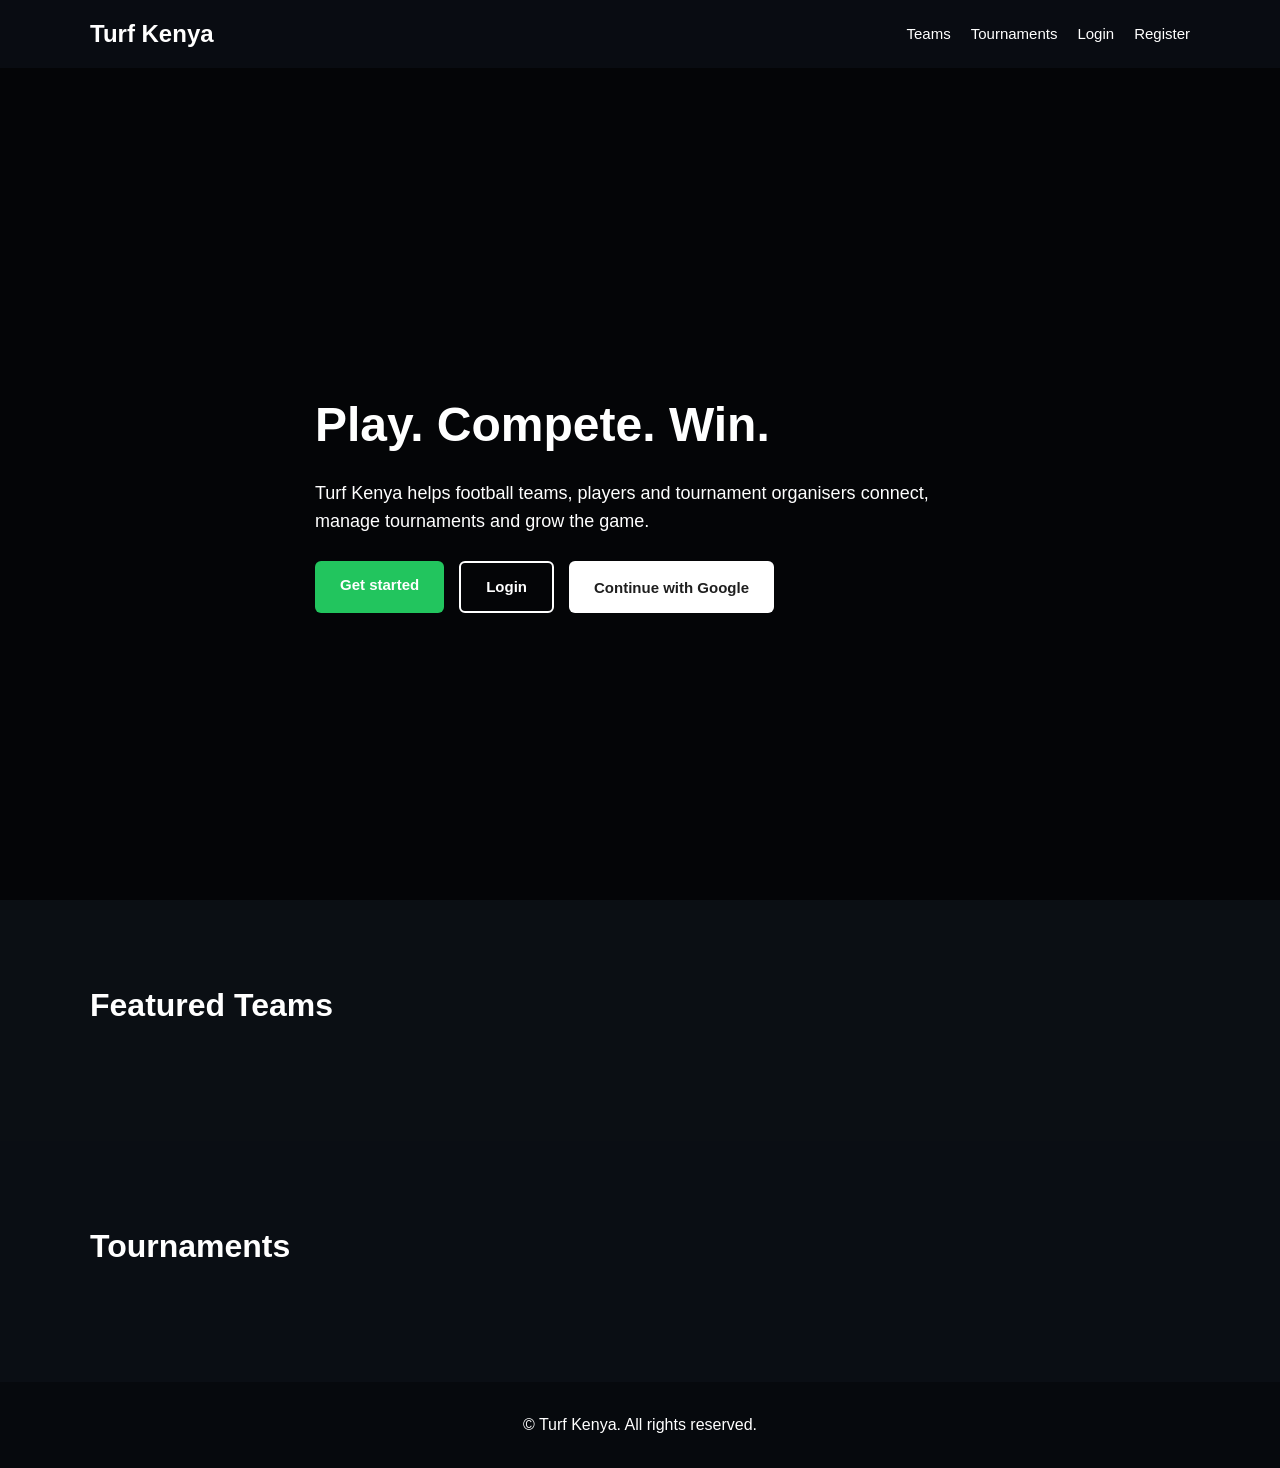
<file: index.html>
<!DOCTYPE html>
<html lang="en">
<head>
  <meta charset="UTF-8" />
  <meta name="viewport" content="width=device-width, initial-scale=1.0" />
  <title>Turf Kenya | Football Tournaments, Teams and Players</title>

  <link rel="stylesheet" href="css/home.css" />
</head>

<body>
  <div class="video-background">
    <video
      autoplay
      muted
      loop
      playsinline
    >
      <source
        src="assets/football-background.mp4"
        type="video/mp4"
      />
    </video>
  </div>

  <header class="site-header">
    <div class="container header-inner">
      <a href="index.html" class="logo">
        Turf Kenya
      </a>

      <nav class="main-nav">
        <a href="#teams">Teams</a>
        <a href="#tournaments">Tournaments</a>
        <a href="auth/login.html">Login</a>
        <a href="auth/register.html">Register</a>
      </nav>
    </div>
  </header>

  <main>
    <section class="hero">
      <div class="container hero-content">
        <h1>
          Play. Compete. Win.
        </h1>

        <p>
          Turf Kenya helps football teams, players and tournament organisers
          connect, manage tournaments and grow the game.
        </p>

        <div class="hero-actions">
          <a
            href="auth/register.html"
            class="btn btn-light"
          >
            Get started
          </a>

          <a
            href="auth/login.html"
            class="btn btn-outline"
          >
            Login
          </a>

          <button
            type="button"
            id="google-sign-in-button"
            class="btn btn-google"
          >
            Continue with Google
          </button>
        </div>
      </div>
    </section>

    <section
      id="teams"
      class="section"
    >
      <div class="container">
        <h2>
          Featured Teams
        </h2>

        <div
          id="teams-container"
          class="cards-grid"
        >
        </div>
      </div>
    </section>

    <section
      id="tournaments"
      class="section section-alt"
    >
      <div class="container">
        <h2>
          Tournaments
        </h2>

        <div
          id="tournaments-container"
          class="cards-grid"
        >
        </div>
      </div>
    </section>
  </main>

  <footer class="site-footer">
    <div class="container">
      <p>
        &copy; Turf Kenya. All rights reserved.
      </p>
    </div>
  </footer>

  <script
    type="module"
    src="js/public-home.js"
  ></script>
</body>
</html>
</file>
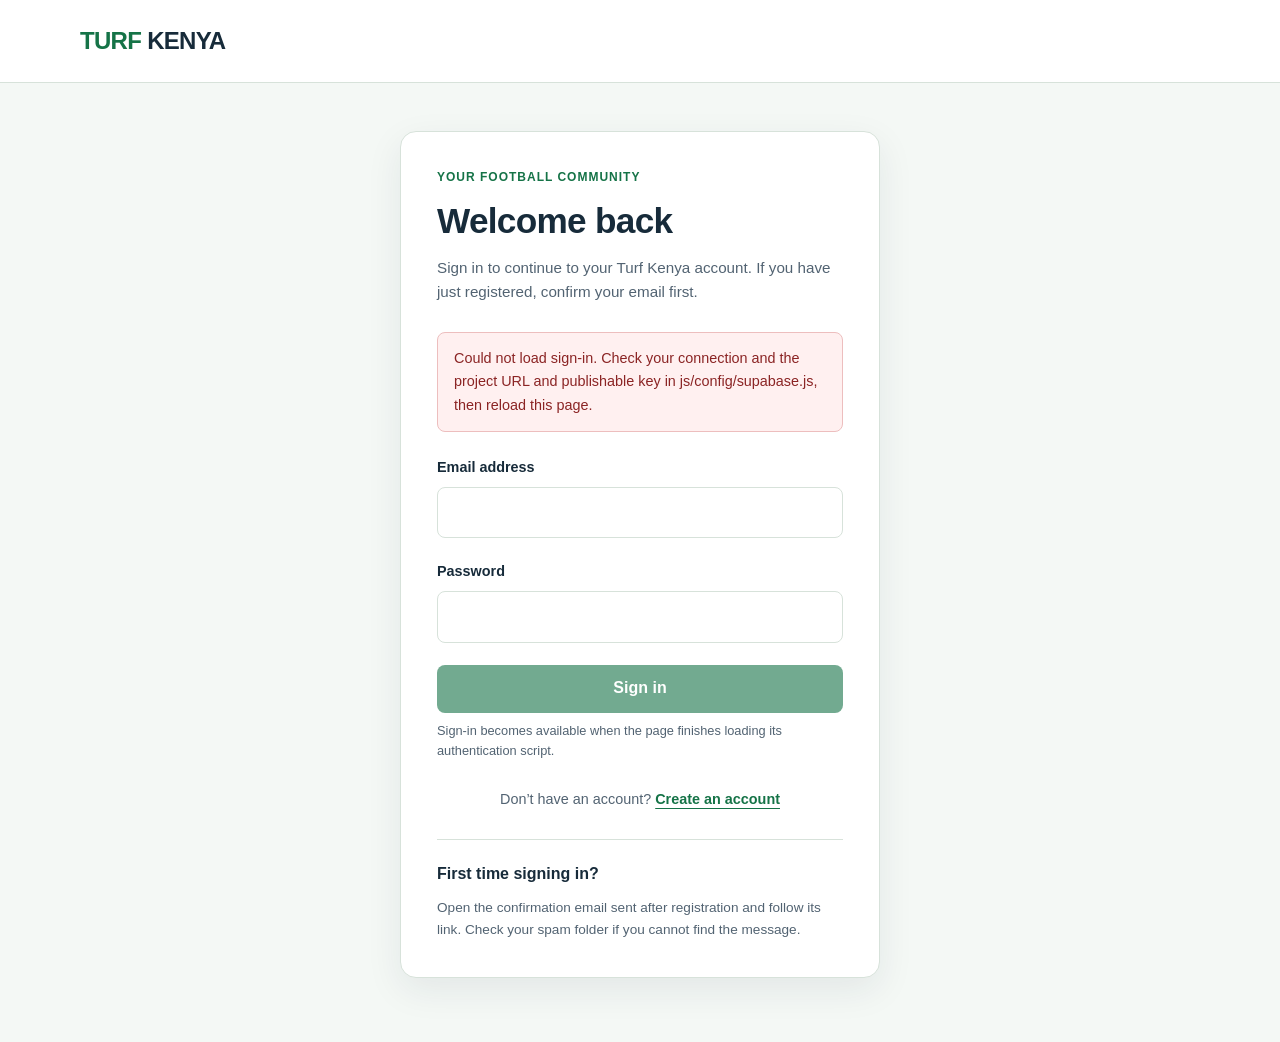
<file: auth/login.html>
<!DOCTYPE html>
<html lang="en">
<head>
  <meta charset="UTF-8">

  <meta
    name="viewport"
    content="width=device-width, initial-scale=1.0"
  >

  <meta
    name="description"
    content="Sign in to your Turf Kenya account."
  >

  <meta name="theme-color" content="#157347">

  <title>Sign In | Turf Kenya</title>

  <link rel="stylesheet" href="../css/account.css">

  <!-- We will create this script next. -->
  <script type="module" src="../js/login.js"></script>
</head>

<body>
  <a href="#main-content" class="skip-link">
    Skip to main content
  </a>

  <header class="account-header">
    <div class="container">
      <a
        class="logo"
        href="../index.html"
        aria-label="Turf Kenya home"
      >
        TURF <span>KENYA</span>
      </a>
    </div>
  </header>

  <main id="main-content" class="account-main">
    <section class="account-card" aria-labelledby="page-title">

      <div class="account-heading">
        <p class="eyebrow">Your football community</p>

        <h1 id="page-title">Welcome back</h1>

        <p class="account-intro">
          Sign in to continue to your Turf Kenya account.
          If you have just registered, confirm your email first.
        </p>
      </div>

      <noscript>
        <p class="account-message">
          JavaScript is required to sign in.
          Please enable it in your browser.
        </p>
      </noscript>

      <!-- Sign-in and confirmation feedback appears here. -->
      <div
        id="login-message"
        class="account-message"
        role="status"
        aria-live="polite"
        aria-atomic="true"
        hidden
      ></div>

      <form id="login-form">

        <div class="form-group">
          <label for="email">Email address</label>

          <input
            id="email"
            name="email"
            type="email"
            autocomplete="username"
            autocapitalize="none"
            spellcheck="false"
            maxlength="254"
            required
          >
        </div>

        <div class="form-group">
          <label for="password">Password</label>

          <input
            id="password"
            name="password"
            type="password"
            autocomplete="current-password"
            required
          >
        </div>

        <button
          id="login-button"
          class="btn btn-primary btn-block"
          type="submit"
          disabled
        >
          Sign in
        </button>

        <p class="form-help">
          Sign-in becomes available when the page finishes
          loading its authentication script.
        </p>

      </form>

      <p class="account-switch">
        Don’t have an account?
        <a href="register.html">Create an account</a>
      </p>

      <div class="account-note">
        <h2>First time signing in?</h2>

        <p>
          Open the confirmation email sent after registration
          and follow its link. Check your spam folder if you
          cannot find the message.
        </p>
      </div>

    </section>
  </main>
</body>
</html>
</file>
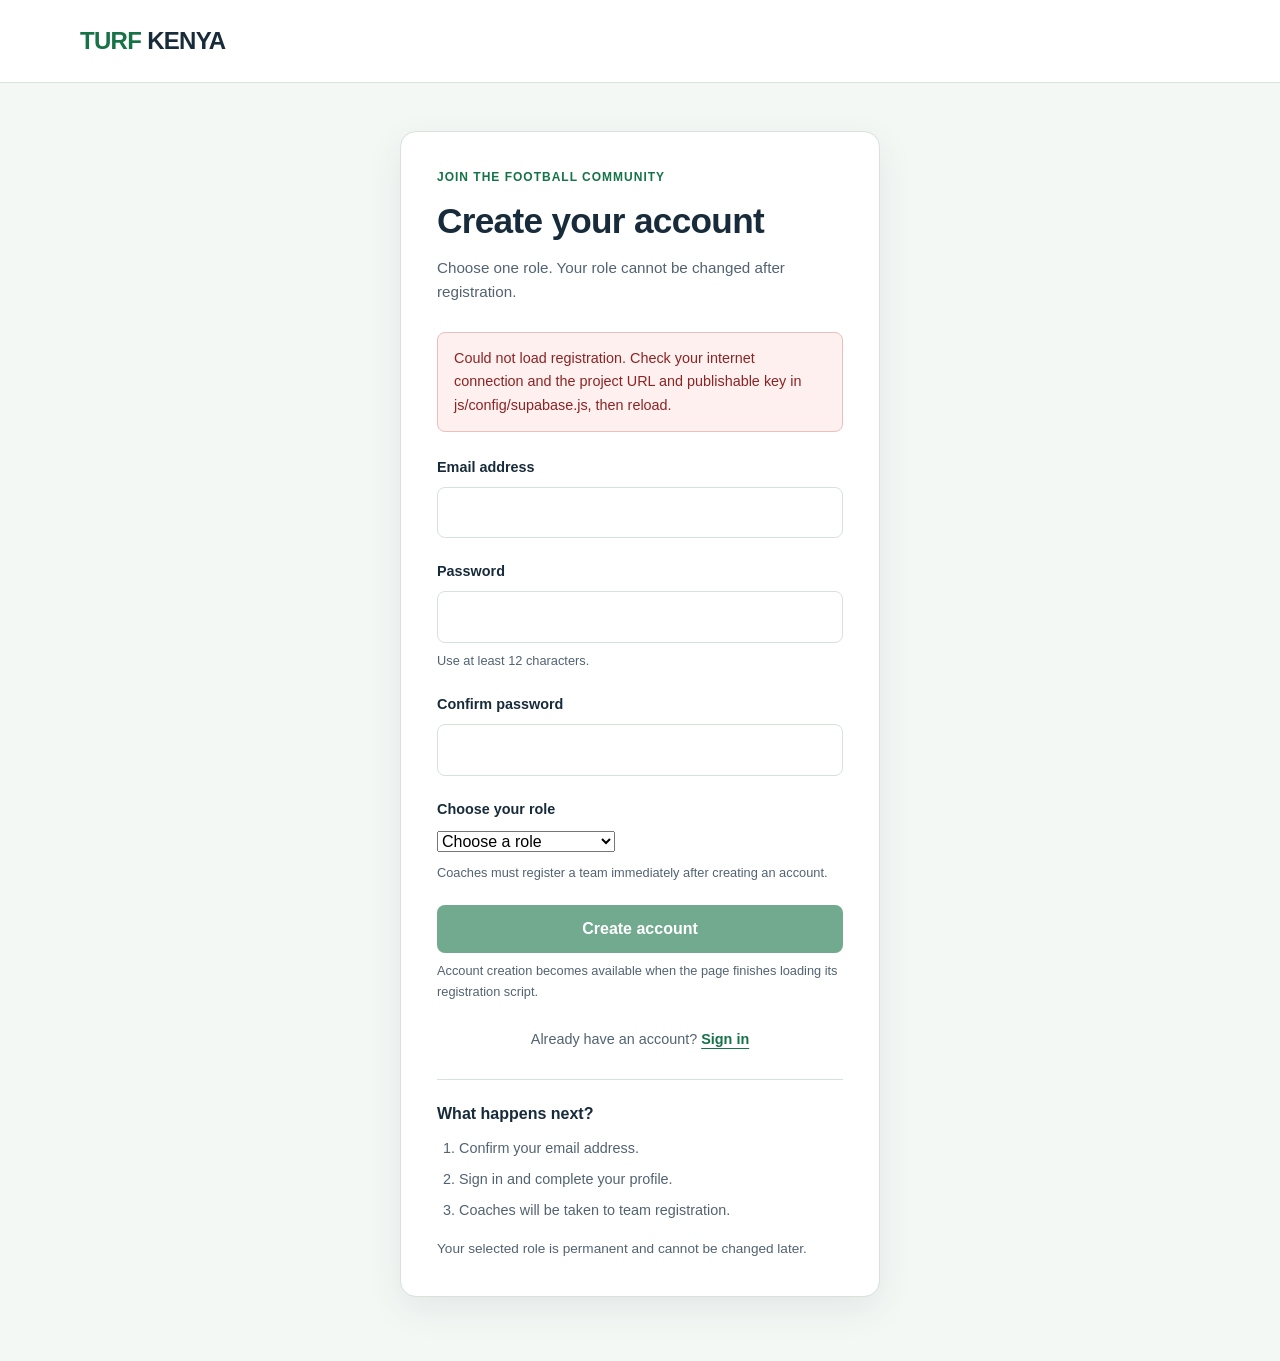
<file: auth/register.html>
<!DOCTYPE html>
<html lang="en">
<head>
  <meta charset="UTF-8">


  <meta
    name="viewport"
    content="width=device-width, initial-scale=1.0"
  >


  <meta
    name="description"
    content="Create your Turf Kenya account."
  >


  <meta name="theme-color" content="#157347">


  <title>Create Account | Turf Kenya</title>


  <link rel="stylesheet" href="../css/account.css">


  <script type="module" src="../js/register.js"></script>
</head>


<body>
  <a href="#main-content" class="skip-link">
    Skip to main content
  </a>


  <header class="account-header">
    <div class="container">
      <a
        class="logo"
        href="../index.html"
        aria-label="Turf Kenya home"
      >
        TURF <span>KENYA</span>
      </a>
    </div>
  </header>


  <main id="main-content" class="account-main">
    <section class="account-card" aria-labelledby="page-title">


      <div class="account-heading">
        <p class="eyebrow">Join the football community</p>


        <h1 id="page-title">Create your account</h1>


        <p class="account-intro">
          Choose one role. Your role cannot be changed after registration.
        </p>
      </div>


      <noscript>
        <p class="account-message">
          JavaScript is required to create an account.
          Please enable it in your browser.
        </p>
      </noscript>


      <div
        id="register-message"
        class="account-message"
        role="status"
        aria-live="polite"
        aria-atomic="true"
        hidden
      ></div>


      <form id="register-form">


        <div class="form-group">
          <label for="email">Email address</label>


          <input
            id="email"
            name="email"
            type="email"
            autocomplete="email"
            autocapitalize="none"
            spellcheck="false"
            maxlength="254"
            required
          >
        </div>


        <div class="form-group">
          <label for="password">Password</label>


          <input
            id="password"
            name="password"
            type="password"
            autocomplete="new-password"
            minlength="12"
            maxlength="128"
            aria-describedby="password-help"
            required
          >


          <p id="password-help" class="form-help">
            Use at least 12 characters.
          </p>
        </div>


        <div class="form-group">
          <label for="confirm-password">
            Confirm password
          </label>


          <input
            id="confirm-password"
            name="confirm_password"
            type="password"
            autocomplete="new-password"
            minlength="12"
            maxlength="128"
            required
          >
        </div>


        <div class="form-group">
          <label for="role">
            Choose your role
          </label>


          <select
            id="role"
            name="role"
            required
          >
            <option value="">
              Choose a role
            </option>


            <option value="player">
              Player
            </option>


            <option value="coach">
              Coach
            </option>


            <option value="tournament_organiser">
              Tournament organiser
            </option>
          </select>


          <p class="form-help">
            Coaches must register a team immediately after creating an account.
          </p>
        </div>


        <button
          id="register-button"
          class="btn btn-primary btn-block"
          type="submit"
          disabled
        >
          Create account
        </button>


        <p class="form-help">
          Account creation becomes available when the page
          finishes loading its registration script.
        </p>


      </form>


      <p class="account-switch">
        Already have an account?
        <a href="login.html">Sign in</a>
      </p>


      <div class="account-note">
        <h2>What happens next?</h2>


        <ol>
          <li>Confirm your email address.</li>
          <li>Sign in and complete your profile.</li>
          <li>Coaches will be taken to team registration.</li>
        </ol>


        <p>
          Your selected role is permanent and cannot be changed later.
        </p>
      </div>


    </section>
  </main>
</body>
</html>
</file>
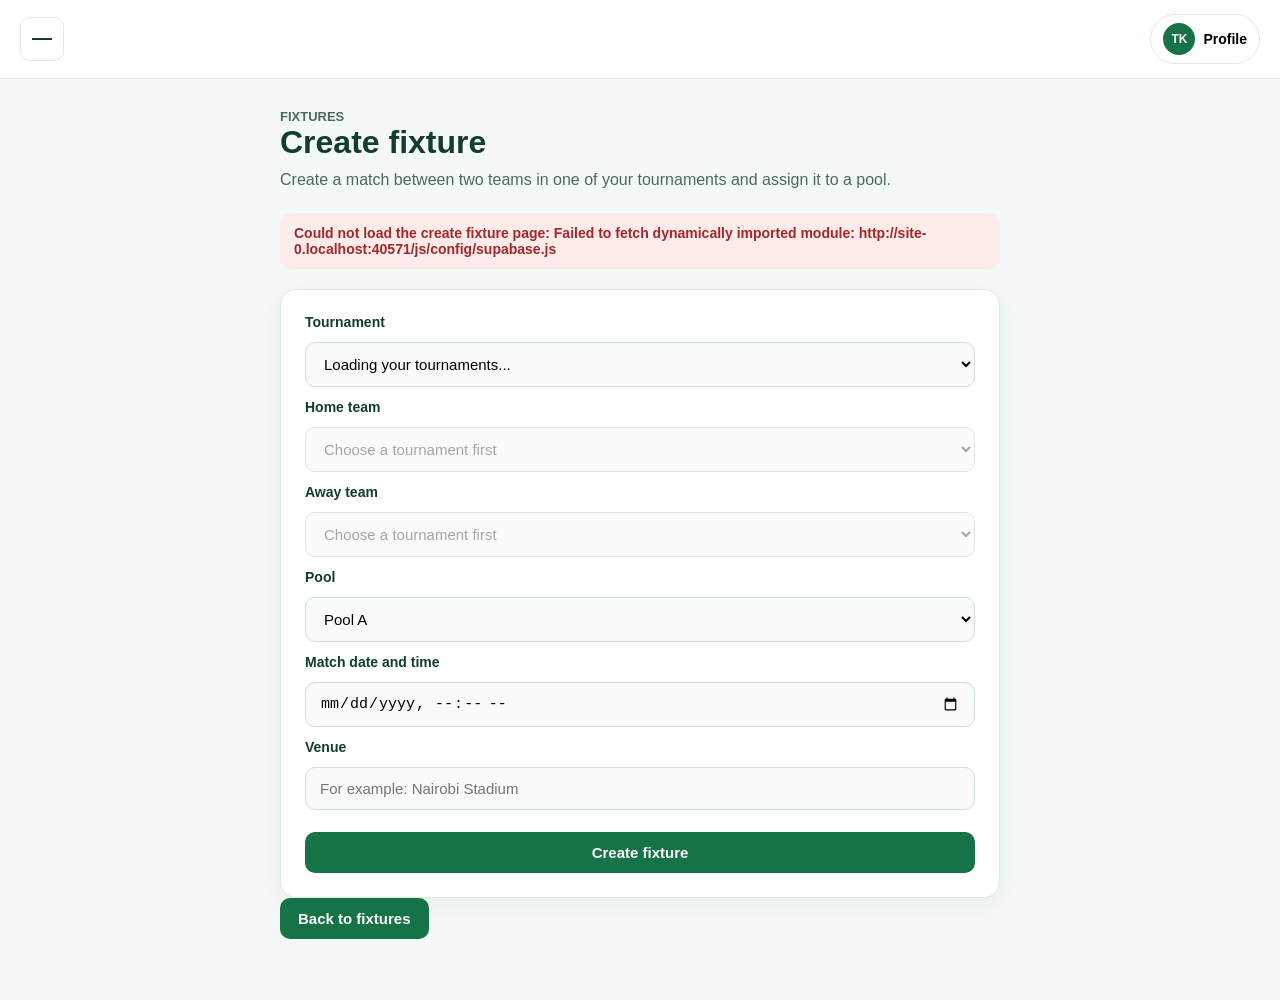
<file: dashboard/create-fixture.html>
<!DOCTYPE html>
<html lang="en">
<head>
  <meta charset="UTF-8">
  <meta name="viewport" content="width=device-width, initial-scale=1.0">
  <title>Create Fixture | Turf Kenya</title>

  <link rel="stylesheet" href="../css/create-fixture.css">
</head>

<body>
  <header class="dashboard-header">
    <div class="dashboard-header-inner">
      <button
        type="button"
        id="menu-button"
        class="menu-button"
        aria-expanded="false"
        aria-controls="dashboard-menu"
        aria-label="Open dashboard menu"
      >
        <span class="menu-icon"></span>
      </button>

      <div class="profile-menu">
        <button
          type="button"
          id="profile-button"
          class="profile-button"
          aria-expanded="false"
          aria-controls="profile-dropdown"
        >
          <span class="profile-avatar">TK</span>

          <span class="profile-name">Profile</span>
        </button>

        <div
          id="profile-dropdown"
          class="profile-dropdown"
          hidden
        >
          <a href="home.html">
            Dashboard
          </a>

          <a href="profile.html">
            My profile
          </a>

          <a href="edit-profile.html">
            Edit profile
          </a>

          <button
            type="button"
            id="sign-out-button"
          >
            Sign out
          </button>
        </div>
      </div>
    </div>

    <nav
      id="dashboard-menu"
      class="dashboard-menu"
      hidden
    >
      <a href="home.html">
        Dashboard
      </a>

      <a href="tournaments.html">
        Tournaments
      </a>

      <a href="teams.html">
        Teams
      </a>

      <a
        id="register-team-link"
        href="register-team.html"
      >
        Register team
      </a>

      <a href="fixtures.html">
        Fixtures
      </a>

      <a href="results.html">
        Results
      </a>

      <a href="profile.html">
        My profile
      </a>
    </nav>
  </header>

  <main class="dashboard-main">
    <div class="dashboard-container">
      <section class="dashboard-heading">
        <p class="eyebrow">
          Fixtures
        </p>

        <h1>
          Create fixture
        </h1>

        <p>
          Create a match between two teams in one of
          your tournaments and assign it to a pool.
        </p>
      </section>

      <div
        id="create-fixture-message"
        class="account-message"
        hidden
      >
      </div>

      <form
        id="create-fixture-form"
        class="account-form"
      >
        <label for="tournament-select">
          Tournament
        </label>

        <select
          id="tournament-select"
          required
        >
          <option value="">
            Loading your tournaments...
          </option>
        </select>

        <label for="home-team-select">
          Home team
        </label>

        <select
          id="home-team-select"
          required
          disabled
        >
          <option value="">
            Choose a tournament first
          </option>
        </select>

        <label for="away-team-select">
          Away team
        </label>

        <select
          id="away-team-select"
          required
          disabled
        >
          <option value="">
            Choose a tournament first
          </option>
        </select>

        <label for="pool-select">
          Pool
        </label>

        <select
          id="pool-select"
          required
        >
          <option value="A">
            Pool A
          </option>

          <option value="B">
            Pool B
          </option>

          <option value="C">
            Pool C
          </option>

          <option value="D">
            Pool D
          </option>

          <option value="E">
            Pool E
          </option>

          <option value="F">
            Pool F
          </option>

          <option value="G">
            Pool G
          </option>

          <option value="H">
            Pool H
          </option>
        </select>

        <label for="match-date">
          Match date and time
        </label>

        <input
          type="datetime-local"
          id="match-date"
          required
        >

        <label for="venue">
          Venue
        </label>

        <input
          type="text"
          id="venue"
          placeholder="For example: Nairobi Stadium"
          required
        >

        <button
          type="submit"
          class="btn btn-primary"
        >
          Create fixture
        </button>
      </form>

      <a
        href="fixtures.html"
        class="btn btn-primary"
      >
        Back to fixtures
      </a>
    </div>
  </main>

  <script type="module" src="../js/navigation.js"></script>
  <script type="module" src="../js/create-fixture.js"></script>
</body>
</html>
</file>
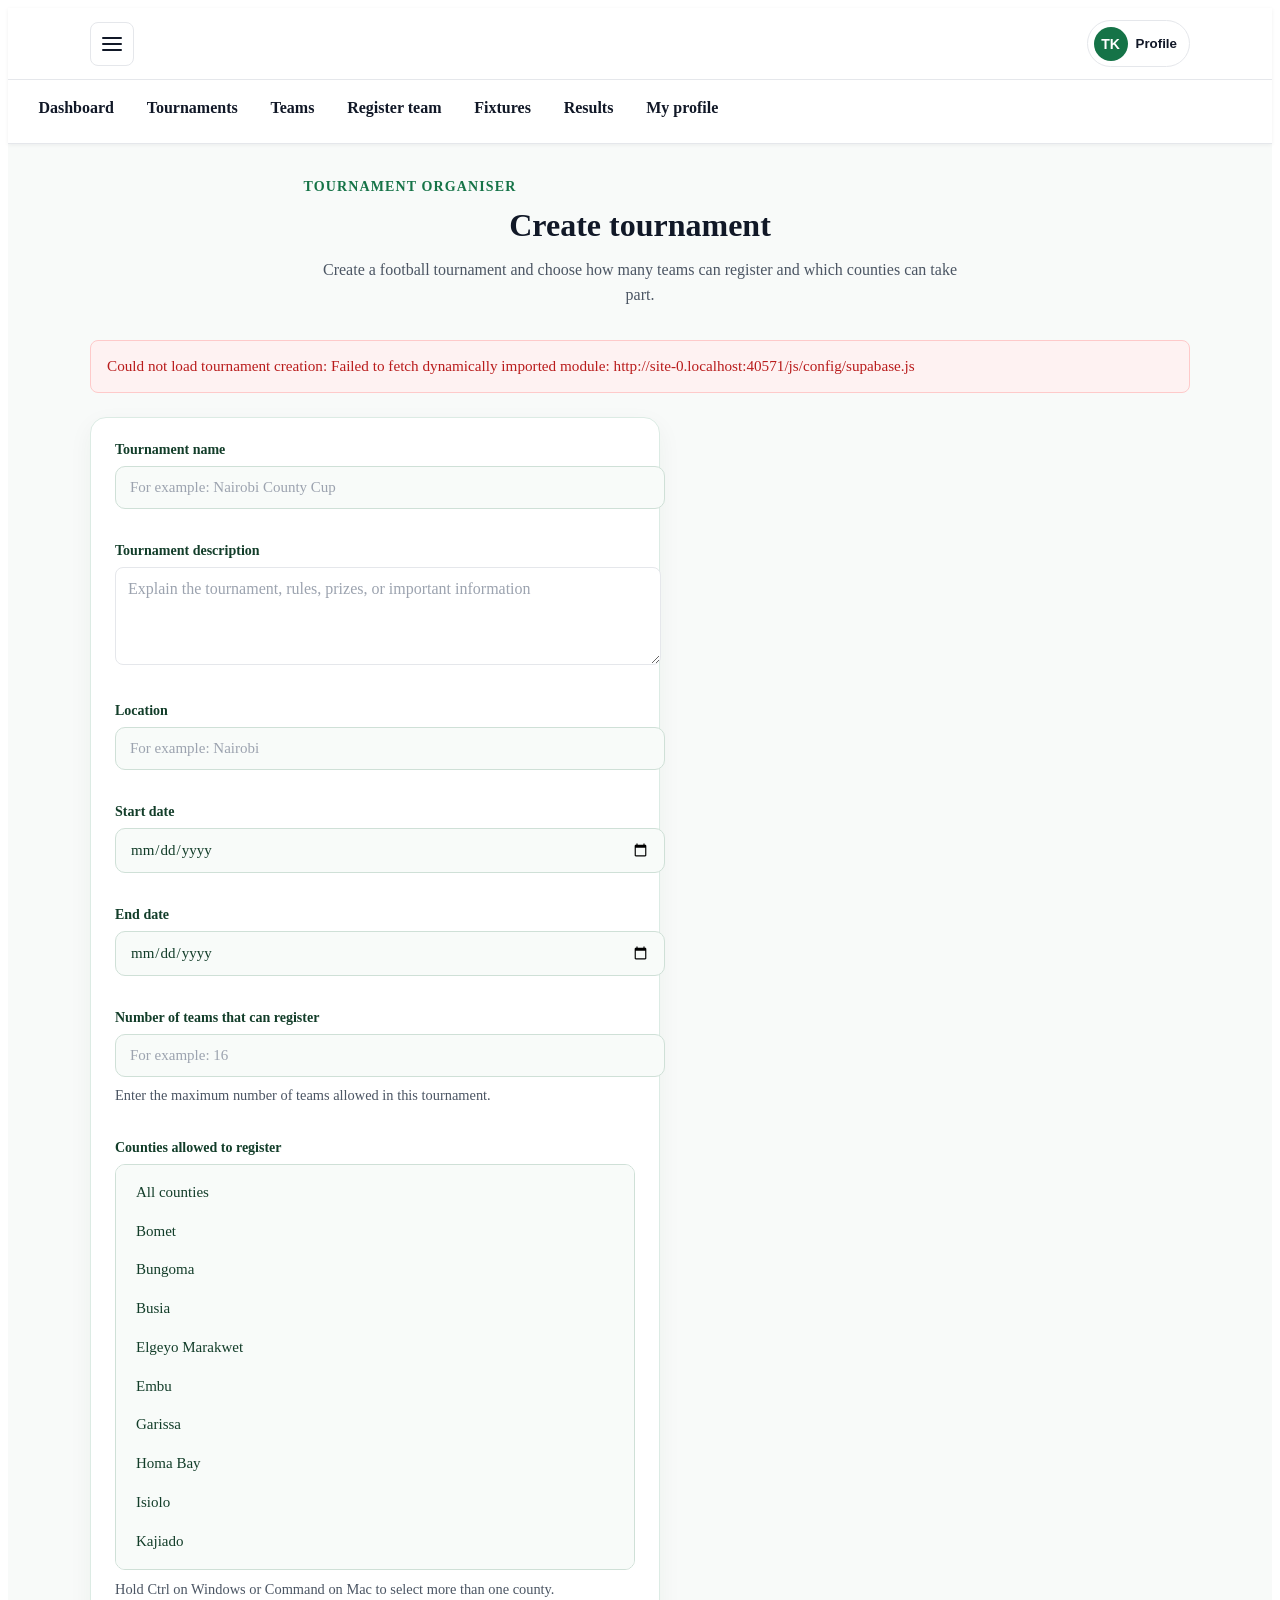
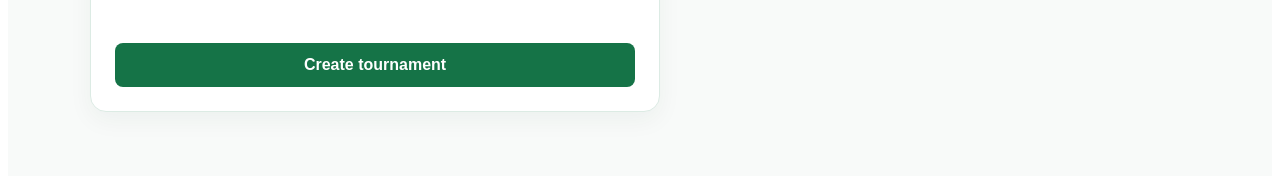
<file: dashboard/create-tournament.html>
<!DOCTYPE html>
<html lang="en">
<head>
  <meta charset="UTF-8">
  <meta name="viewport" content="width=device-width, initial-scale=1.0">
  <title>Create Tournament | Turf Kenya</title>

  <link
    rel="stylesheet"
    href="../css/dashboard.css"
  >
</head>

<body>
  <header class="dashboard-header">
    <div class="dashboard-header-inner">
      <button
        type="button"
        id="menu-button"
        class="menu-button"
        aria-expanded="false"
        aria-controls="dashboard-menu"
        aria-label="Open dashboard menu"
      >
        <span class="menu-icon"></span>
      </button>

      <div class="profile-menu">
        <button
          type="button"
          id="profile-button"
          class="profile-button"
          aria-expanded="false"
          aria-controls="profile-dropdown"
        >
          <span class="profile-avatar">TK</span>

          <span class="profile-name">Profile</span>
        </button>

        <div
          id="profile-dropdown"
          class="profile-dropdown"
          hidden
        >
          <a href="home.html">
            Dashboard
          </a>

          <a href="profile.html">
            My profile
          </a>

          <a href="edit-profile.html">
            Edit profile
          </a>

          <button
            type="button"
            id="sign-out-button"
          >
            Sign out
          </button>
        </div>
      </div>
    </div>

    <nav
      id="dashboard-menu"
      class="dashboard-menu"
      hidden
    >
      <a href="home.html">
        Dashboard
      </a>

      <a href="tournaments.html">
        Tournaments
      </a>

      <a href="teams.html">
        Teams
      </a>

      <a
        id="register-team-link"
        href="register-team.html"
      >
        Register team
      </a>

      <a href="fixtures.html">
        Fixtures
      </a>

      <a href="results.html">
        Results
      </a>

      <a href="profile.html">
        My profile
      </a>
    </nav>
  </header>

  <main class="dashboard-main">
    <div class="dashboard-container">
      <section class="dashboard-heading">
        <p class="eyebrow">
          Tournament organiser
        </p>

        <h1>
          Create tournament
        </h1>

        <p>
          Create a football tournament and choose how many teams
          can register and which counties can take part.
        </p>
      </section>

      <div
        id="create-tournament-message"
        class="account-message"
        hidden
      >
      </div>

      <form
        id="create-tournament-form"
        class="account-form"
        novalidate
      >
        <div class="form-group">
          <label for="tournament-name">
            Tournament name
          </label>

          <input
            type="text"
            id="tournament-name"
            name="tournament-name"
            required
            maxlength="120"
            placeholder="For example: Nairobi County Cup"
          >
        </div>

        <div class="form-group">
          <label for="tournament-description">
            Tournament description
          </label>

          <textarea
            id="tournament-description"
            name="tournament-description"
            rows="4"
            maxlength="1000"
            placeholder="Explain the tournament, rules, prizes, or important information"
          ></textarea>
        </div>

        <div class="form-group">
          <label for="tournament-location">
            Location
          </label>

          <input
            type="text"
            id="tournament-location"
            name="tournament-location"
            required
            maxlength="120"
            placeholder="For example: Nairobi"
          >
        </div>

        <div class="form-group">
          <label for="tournament-start-date">
            Start date
          </label>

          <input
            type="date"
            id="tournament-start-date"
            name="tournament-start-date"
            required
          >
        </div>

        <div class="form-group">
          <label for="tournament-end-date">
            End date
          </label>

          <input
            type="date"
            id="tournament-end-date"
            name="tournament-end-date"
            required
          >
        </div>

        <div class="form-group">
          <label for="max-teams">
            Number of teams that can register
          </label>

          <input
            type="number"
            id="max-teams"
            name="max-teams"
            min="2"
            max="128"
            step="1"
            required
            placeholder="For example: 16"
          >

          <p class="form-help">
            Enter the maximum number of teams allowed
            in this tournament.
          </p>
        </div>

        <div class="form-group">
          <label for="allowed-counties">
            Counties allowed to register
          </label>

          <select
            id="allowed-counties"
            name="allowed-counties"
            multiple
            required
            size="10"
          >
            <option value="all-counties">
              All counties
            </option>

            <option value="Bomet">
              Bomet
            </option>

            <option value="Bungoma">
              Bungoma
            </option>

            <option value="Busia">
              Busia
            </option>

            <option value="Elgeyo Marakwet">
              Elgeyo Marakwet
            </option>

            <option value="Embu">
              Embu
            </option>

            <option value="Garissa">
              Garissa
            </option>

            <option value="Homa Bay">
              Homa Bay
            </option>

            <option value="Isiolo">
              Isiolo
            </option>

            <option value="Kajiado">
              Kajiado
            </option>

            <option value="Kakamega">
              Kakamega
            </option>

            <option value="Kericho">
              Kericho
            </option>

            <option value="Kiambu">
              Kiambu
            </option>

            <option value="Kilifi">
              Kilifi
            </option>

            <option value="Kirinyaga">
              Kirinyaga
            </option>

            <option value="Kisii">
              Kisii
            </option>

            <option value="Kisumu">
              Kisumu
            </option>

            <option value="Kitui">
              Kitui
            </option>

            <option value="Kwale">
              Kwale
            </option>

            <option value="Laikipia">
              Laikipia
            </option>

            <option value="Lamu">
              Lamu
            </option>

            <option value="Machakos">
              Machakos
            </option>

            <option value="Makueni">
              Makueni
            </option>

            <option value="Mandera">
              Mandera
            </option>

            <option value="Marsabit">
              Marsabit
            </option>

            <option value="Meru">
              Meru
            </option>

            <option value="Migori">
              Migori
            </option>

            <option value="Mombasa">
              Mombasa
            </option>

            <option value="Murang'a">
              Murang'a
            </option>

            <option value="Nairobi">
              Nairobi
            </option>

            <option value="Nakuru">
              Nakuru
            </option>

            <option value="Nandi">
              Nandi
            </option>

            <option value="Narok">
              Narok
            </option>

            <option value="Nyamira">
              Nyamira
            </option>

            <option value="Nyandarua">
              Nyandarua
            </option>

            <option value="Nyeri">
              Nyeri
            </option>

            <option value="Samburu">
              Samburu
            </option>

            <option value="Siaya">
              Siaya
            </option>

            <option value="Taita Taveta">
              Taita Taveta
            </option>

            <option value="Tana River">
              Tana River
            </option>

            <option value="Tharaka Nithi">
              Tharaka Nithi
            </option>

            <option value="Trans Nzoia">
              Trans Nzoia
            </option>

            <option value="Turkana">
              Turkana
            </option>

            <option value="Uasin Gishu">
              Uasin Gishu
            </option>

            <option value="Vihiga">
              Vihiga
            </option>

            <option value="Wajir">
              Wajir
            </option>

            <option value="West Pokot">
              West Pokot
            </option>
          </select>

          <p class="form-help">
            Hold Ctrl on Windows or Command on Mac to select
            more than one county.
          </p>
        </div>

        <button
          type="submit"
          id="create-tournament-button"
          class="btn btn-primary btn-block"
        >
          Create tournament
        </button>
      </form>
    </div>
  </main>

  <script type="module" src="../js/navigation.js"></script>
  <script type="module" src="../js/create-tournament.js"></script>
</body>
</html>
</file>
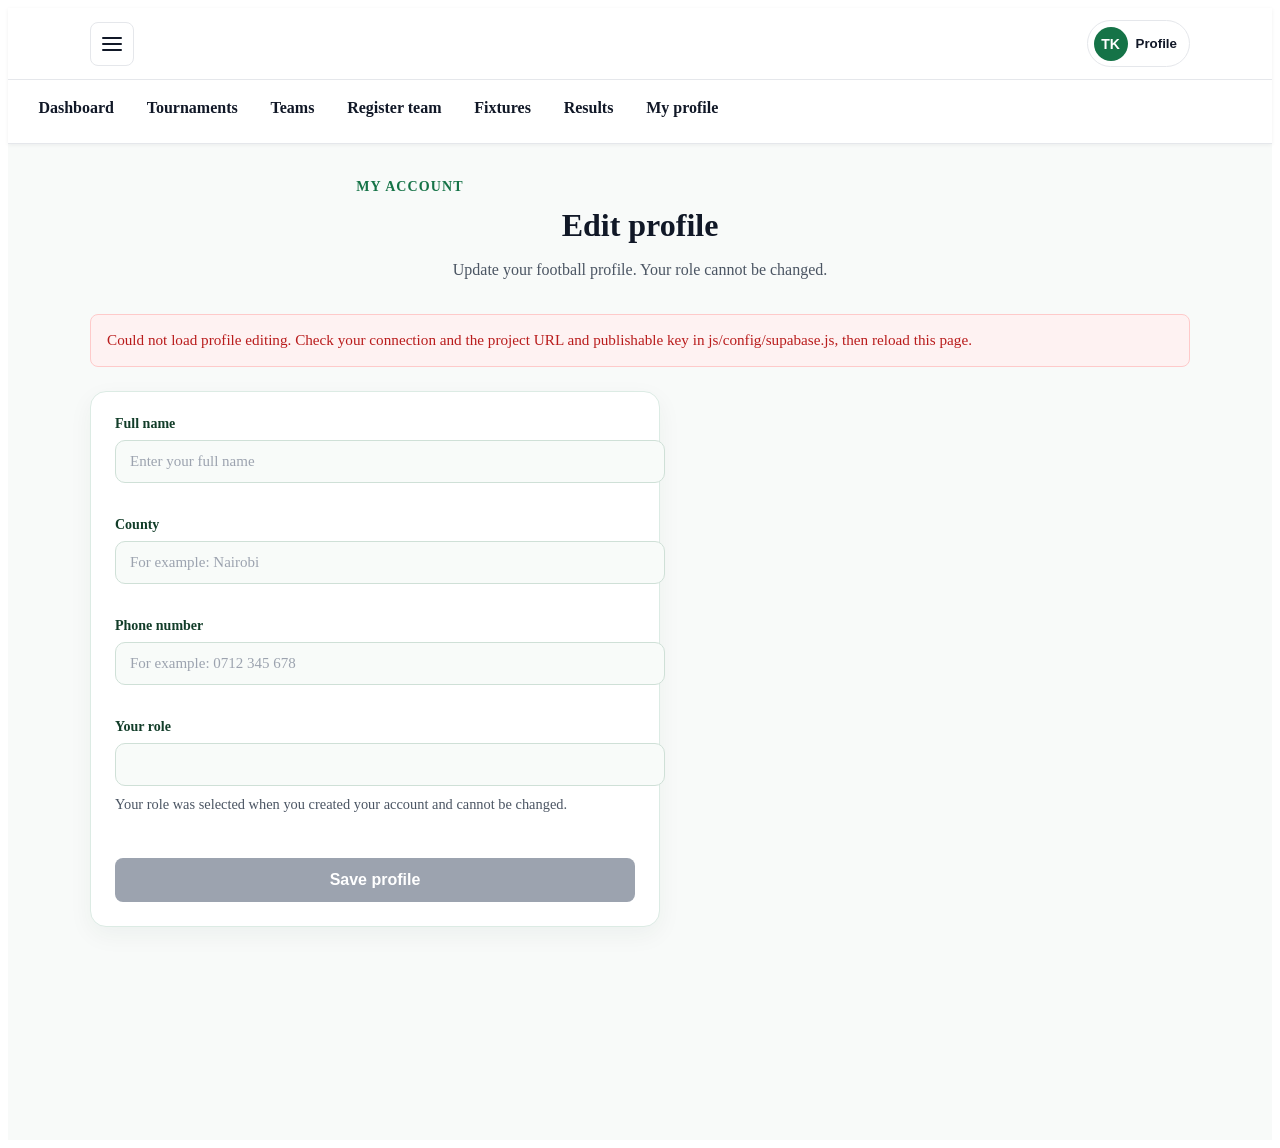
<file: dashboard/edit-profile.html>
<!DOCTYPE html>
<html lang="en">
<head>
  <meta charset="UTF-8">
  <meta name="viewport" content="width=device-width, initial-scale=1.0">
  <title>Edit Profile | Turf Kenya</title>

  <link
    rel="stylesheet"
    href="../css/dashboard.css"
  >
</head>

<body>
  <header class="dashboard-header">
    <div class="dashboard-header-inner">
      <button
        type="button"
        id="menu-button"
        class="menu-button"
        aria-expanded="false"
        aria-controls="dashboard-menu"
        aria-label="Open dashboard menu"
      >
        <span class="menu-icon"></span>
      </button>

      <div class="profile-menu">
        <button
          type="button"
          id="profile-button"
          class="profile-button"
          aria-expanded="false"
          aria-controls="profile-dropdown"
        >
          <span class="profile-avatar">TK</span>

          <span class="profile-name">Profile</span>
        </button>

        <div
          id="profile-dropdown"
          class="profile-dropdown"
          hidden
        >
          <a href="home.html">
            Dashboard
          </a>

          <a href="profile.html">
            My profile
          </a>

          <a href="edit-profile.html">
            Edit profile
          </a>

          <button
            type="button"
            id="sign-out-button"
          >
            Sign out
          </button>
        </div>
      </div>
    </div>

    <nav
      id="dashboard-menu"
      class="dashboard-menu"
      hidden
    >
      <a href="home.html">
        Dashboard
      </a>

      <a href="tournaments.html">
        Tournaments
      </a>

      <a href="teams.html">
        Teams
      </a>

      <a
        id="register-team-link"
        href="register-team.html"
      >
        Register team
      </a>

      <a href="fixtures.html">
        Fixtures
      </a>

      <a href="results.html">
        Results
      </a>

      <a href="profile.html">
        My profile
      </a>
    </nav>
  </header>

  <main class="dashboard-main">
    <div class="dashboard-container">
      <section class="dashboard-heading">
        <p class="eyebrow">
          My account
        </p>

        <h1>
          Edit profile
        </h1>

        <p>
          Update your football profile. Your role cannot be changed.
        </p>
      </section>

      <div
        id="edit-profile-message"
        class="account-message"
        hidden
      >
      </div>

      <form
        id="edit-profile-form"
        class="account-form"
        novalidate
      >
        <div class="form-group">
          <label for="full-name">
            Full name
          </label>

          <input
            type="text"
            id="full-name"
            name="full-name"
            required
            maxlength="120"
            placeholder="Enter your full name"
          >
        </div>

        <div class="form-group">
          <label for="county">
            County
          </label>

          <input
            type="text"
            id="county"
            name="county"
            required
            maxlength="80"
            placeholder="For example: Nairobi"
          >
        </div>

        <div class="form-group">
          <label for="phone">
            Phone number
          </label>

          <input
            type="tel"
            id="phone"
            name="phone"
            required
            maxlength="20"
            placeholder="For example: 0712 345 678"
          >
        </div>

        <div class="form-group">
          <label for="current-role">
            Your role
          </label>

          <input
            type="text"
            id="current-role"
            name="current-role"
            readonly
          >

          <p class="form-help">
            Your role was selected when you created your account
            and cannot be changed.
          </p>
        </div>

        <button
          type="submit"
          id="save-profile-button"
          class="btn btn-primary btn-block"
          disabled
        >
          Save profile
        </button>
      </form>
    </div>
  </main>

  <script type="module" src="../js/navigation.js"></script>
  <script type="module" src="../js/edit-profile.js"></script>
</body>
</html>
</file>
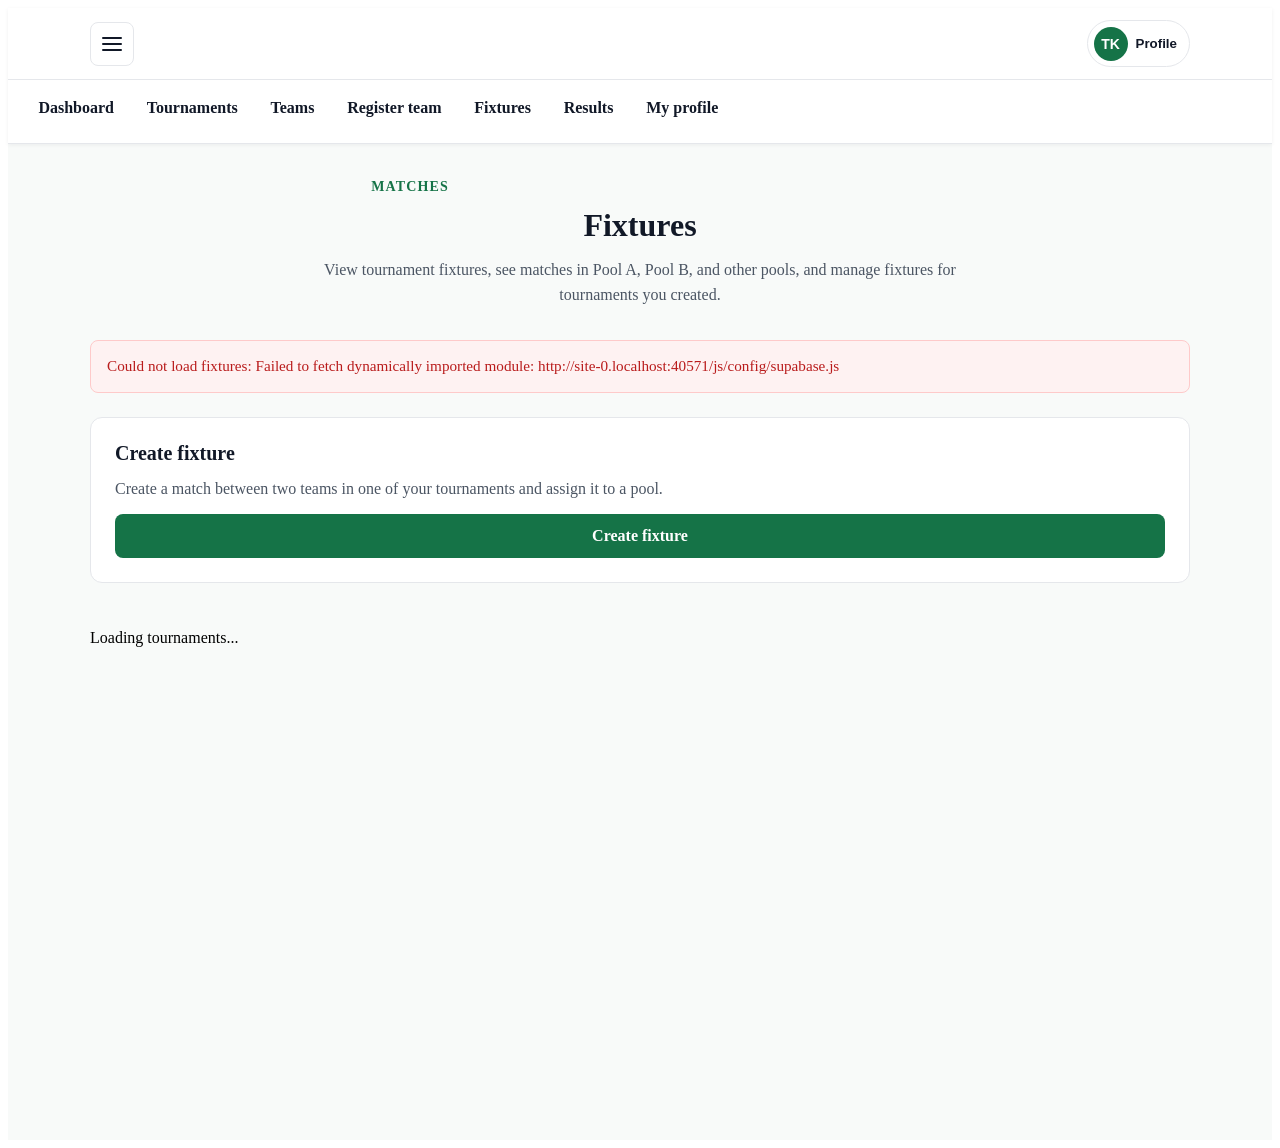
<file: dashboard/fixtures.html>
<!DOCTYPE html>
<html lang="en">
<head>
  <meta charset="UTF-8">
  <meta name="viewport" content="width=device-width, initial-scale=1.0">
  <title>Fixtures | Turf Kenya</title>

  <link rel="stylesheet" href="../css/dashboard.css">
</head>

<body>
  <header class="dashboard-header">
    <div class="dashboard-header-inner">
      <button
        type="button"
        id="menu-button"
        class="menu-button"
        aria-expanded="false"
        aria-controls="dashboard-menu"
        aria-label="Open dashboard menu"
      >
        <span class="menu-icon"></span>
      </button>

      <div class="profile-menu">
        <button
          type="button"
          id="profile-button"
          class="profile-button"
          aria-expanded="false"
          aria-controls="profile-dropdown"
        >
          <span class="profile-avatar">TK</span>

          <span class="profile-name">Profile</span>
        </button>

        <div
          id="profile-dropdown"
          class="profile-dropdown"
          hidden
        >
          <a href="home.html">
            Dashboard
          </a>

          <a href="profile.html">
            My profile
          </a>

          <a href="edit-profile.html">
            Edit profile
          </a>

          <button
            type="button"
            id="sign-out-button"
          >
            Sign out
          </button>
        </div>
      </div>
    </div>

    <nav
      id="dashboard-menu"
      class="dashboard-menu"
      hidden
    >
      <a href="home.html">
        Dashboard
      </a>

      <a href="tournaments.html">
        Tournaments
      </a>

      <a href="teams.html">
        Teams
      </a>

      <a
        id="register-team-link"
        href="register-team.html"
      >
        Register team
      </a>

      <a href="fixtures.html">
        Fixtures
      </a>

      <a href="results.html">
        Results
      </a>

      <a href="profile.html">
        My profile
      </a>
    </nav>
  </header>

  <main class="dashboard-main">
    <div class="dashboard-container">
      <section class="dashboard-heading">
        <p class="eyebrow">
          Matches
        </p>

        <h1>
          Fixtures
        </h1>

        <p>
          View tournament fixtures, see matches in
          Pool A, Pool B, and other pools, and manage
          fixtures for tournaments you created.
        </p>
      </section>

      <div
        id="fixtures-message"
        class="account-message"
        hidden
      >
      </div>

      <section
        id="create-fixture-section"
        class="dashboard-cards"
        hidden
      >
        <div class="dashboard-card">
          <h2>
            Create fixture
          </h2>

          <p>
            Create a match between two teams in one of
            your tournaments and assign it to a pool.
          </p>

          <a
            href="create-fixture.html"
            class="btn btn-primary"
          >
            Create fixture
          </a>
        </div>
      </section>

      <section class="fixtures-list">
        <div
          id="fixtures-container"
          class="fixtures-container"
        >
          <p>
            Loading tournaments...
          </p>
        </div>
      </section>
    </div>
  </main>

  <script type="module" src="../js/navigation.js"></script>
  <script type="module" src="../js/fixtures.js"></script>
</body>
</html>
</file>
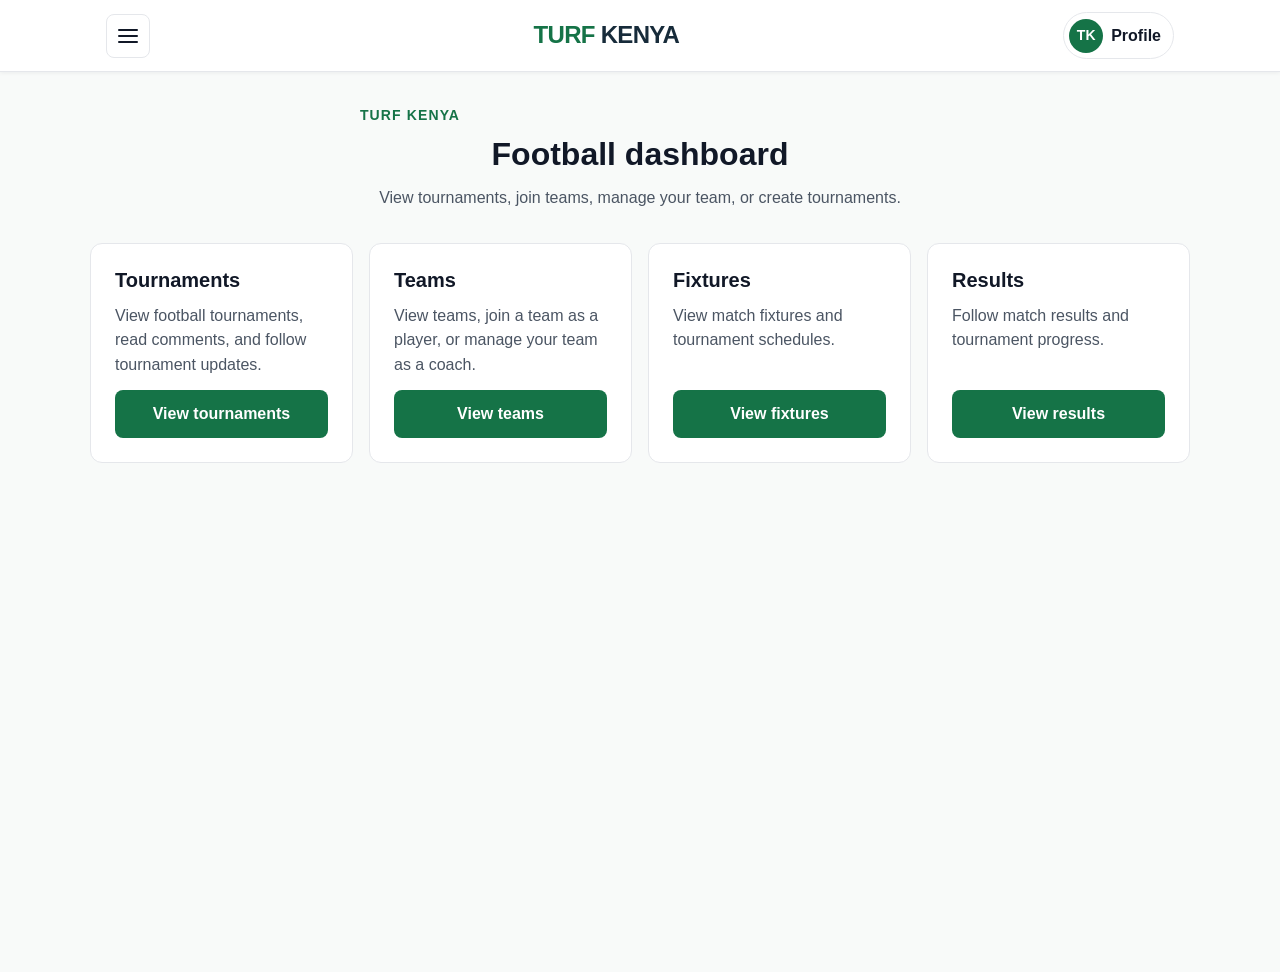
<file: dashboard/home.html>
<!DOCTYPE html>
<html lang="en">
<head>
  <meta charset="UTF-8">

  <meta
    name="viewport"
    content="width=device-width, initial-scale=1.0"
  >

  <meta
    name="description"
    content="Your Turf Kenya football dashboard."
  >

  <meta name="theme-color" content="#157347">

  <title>Dashboard | Turf Kenya</title>

  <link rel="stylesheet" href="../css/account.css">
  <link rel="stylesheet" href="../css/dashboard.css">

  <script type="module" src="../js/home.js"></script>
</head>

<body>
  <a href="#main-content" class="skip-link">
    Skip to main content
  </a>

  <header class="dashboard-header">
    <div class="dashboard-header-inner">

      <button
        id="menu-button"
        class="menu-button"
        type="button"
        aria-expanded="false"
        aria-controls="dashboard-menu"
        aria-label="Open dashboard menu"
      >
        <span class="menu-icon" aria-hidden="true"></span>

        <span class="visually-hidden">
          Open dashboard menu
        </span>
      </button>

      <a
        class="logo"
        href="home.html"
        aria-label="Turf Kenya dashboard"
      >
        TURF <span>KENYA</span>
      </a>

      <div class="profile-menu">
        <button
          id="profile-button"
          class="profile-button"
          type="button"
          aria-expanded="false"
          aria-controls="profile-dropdown"
          aria-haspopup="true"
        >
          <span class="profile-avatar" aria-hidden="true">TK</span>

          <span class="profile-name">Profile</span>
        </button>

        <div
          id="profile-dropdown"
          class="profile-dropdown"
          hidden
        >
          <a href="profile.html">My profile</a>

          <a href="edit-profile.html">Edit profile</a>

          <button
            id="sign-out-button"
            type="button"
          >
            Sign out
          </button>
        </div>
      </div>

    </div>

    <nav
      id="dashboard-menu"
      class="dashboard-menu"
      aria-label="Dashboard navigation"
      hidden
    >
      <a href="home.html">Dashboard</a>

      <a href="tournaments.html">Tournaments</a>

      <a href="teams.html">Teams</a>

      <a
        id="register-team-link"
        href="register-team.html"
      >
        Register team
      </a>

      <a href="fixtures.html">Fixtures</a>

      <a href="results.html">Results</a>
    </nav>
  </header>

  <main id="main-content" class="dashboard-main">
    <div class="dashboard-container">

      <section
        class="dashboard-heading"
        aria-labelledby="dashboard-title"
      >
        <p class="eyebrow">Turf Kenya</p>

        <h1 id="dashboard-title">Football dashboard</h1>

        <p>
          View tournaments, join teams, manage your team,
          or create tournaments.
        </p>
      </section>

      <section
        class="dashboard-cards"
        aria-label="Dashboard actions"
      >
        <article class="dashboard-card">
          <h2>Tournaments</h2>

          <p>
            View football tournaments, read comments,
            and follow tournament updates.
          </p>

          <a
            class="btn btn-primary"
            href="tournaments.html"
          >
            View tournaments
          </a>
        </article>

        <article class="dashboard-card">
          <h2>Teams</h2>

          <p>
            View teams, join a team as a player,
            or manage your team as a coach.
          </p>

          <a
            class="btn btn-primary"
            href="teams.html"
          >
            View teams
          </a>
        </article>

        <article
          id="register-team-card"
          class="dashboard-card"
          hidden
        >
          <h2>Register team</h2>

          <p>
            Coaches can register a team and later
            enter it into tournaments.
          </p>

          <a
            class="btn btn-primary"
            href="register-team.html"
          >
            Register team
          </a>
        </article>

        <article
          id="create-tournament-card"
          class="dashboard-card"
          hidden
        >
          <h2>Create tournament</h2>

          <p>
            Tournament organisers can create tournaments,
            set team limits, and choose allowed counties.
          </p>

          <a
            class="btn btn-primary"
            href="create-tournament.html"
          >
            Create tournament
          </a>
        </article>

        <article class="dashboard-card">
          <h2>Fixtures</h2>

          <p>
            View match fixtures and tournament schedules.
          </p>

          <a
            class="btn btn-primary"
            href="fixtures.html"
          >
            View fixtures
          </a>
        </article>

        <article class="dashboard-card">
          <h2>Results</h2>

          <p>
            Follow match results and tournament progress.
          </p>

          <a
            class="btn btn-primary"
            href="results.html"
          >
            View results
          </a>
        </article>

      </section>

    </div>
  </main>

  <script type="module" src="../js/navigation.js"></script>
</body>
</html>
</file>
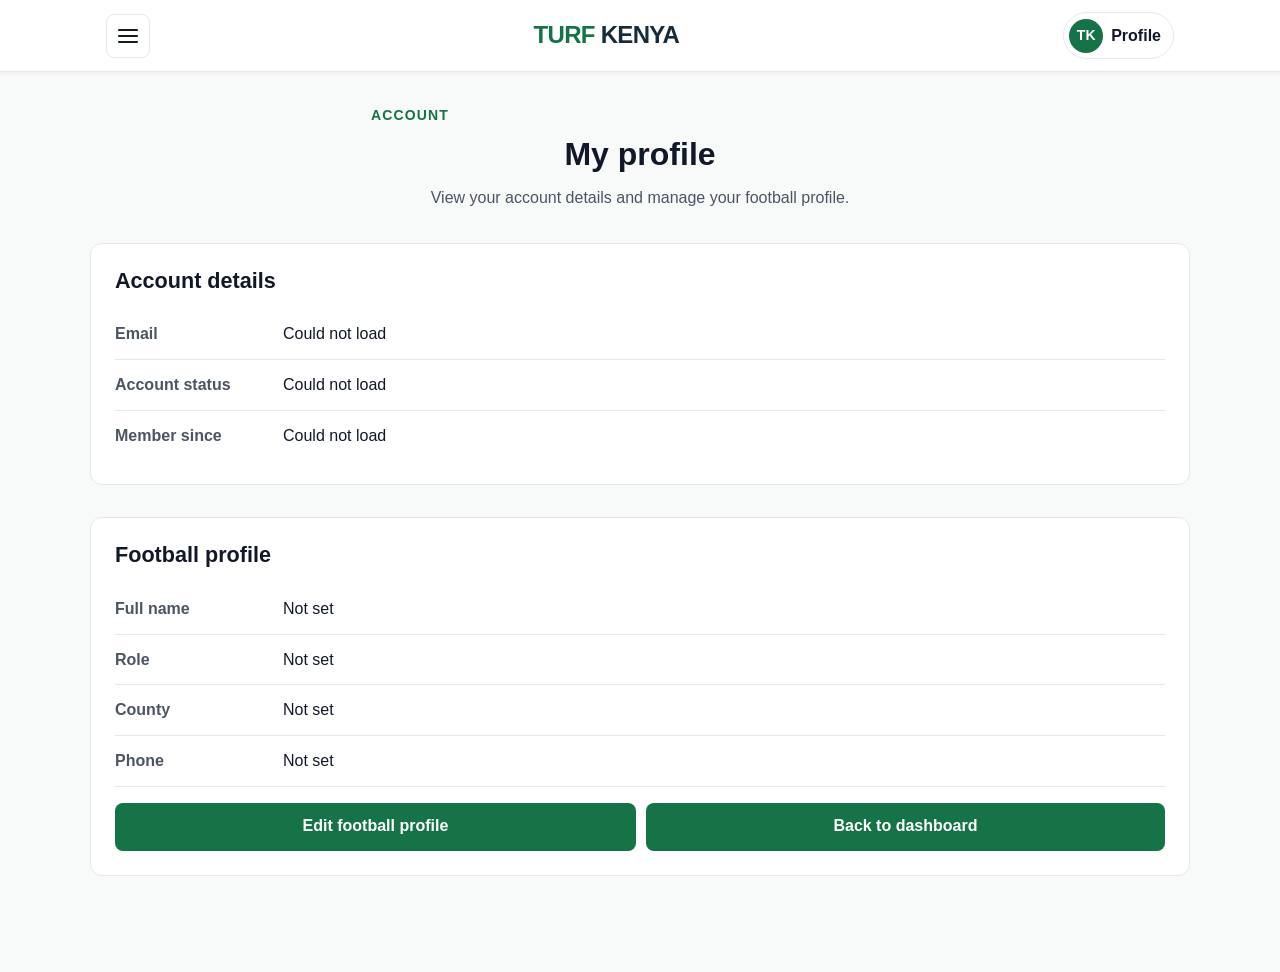
<file: dashboard/profile.html>
<!DOCTYPE html>
<html lang="en">
<head>
  <meta charset="UTF-8">

  <meta
    name="viewport"
    content="width=device-width, initial-scale=1.0"
  >

  <meta
    name="description"
    content="View and manage your Turf Kenya football profile."
  >

  <meta name="theme-color" content="#157347">

  <title>My Profile | Turf Kenya</title>

  <link rel="stylesheet" href="../css/account.css">
  <link rel="stylesheet" href="../css/dashboard.css">

  <script type="module" src="../js/profile.js"></script>
</head>

<body>
  <a href="#main-content" class="skip-link">
    Skip to main content
  </a>

  <header class="dashboard-header">
    <div class="dashboard-header-inner">

      <button
        id="menu-button"
        class="menu-button"
        type="button"
        aria-expanded="false"
        aria-controls="dashboard-menu"
        aria-label="Open dashboard menu"
      >
        <span class="menu-icon" aria-hidden="true"></span>

        <span class="visually-hidden">
          Open dashboard menu
        </span>
      </button>

      <a
        class="logo"
        href="home.html"
        aria-label="Turf Kenya dashboard"
      >
        TURF <span>KENYA</span>
      </a>

      <div class="profile-menu">
        <button
          id="profile-button"
          class="profile-button"
          type="button"
          aria-expanded="false"
          aria-controls="profile-dropdown"
          aria-haspopup="true"
        >
          <span class="profile-avatar" aria-hidden="true">TK</span>

          <span class="profile-name">Profile</span>
        </button>

        <div
          id="profile-dropdown"
          class="profile-dropdown"
          hidden
        >
          <a href="profile.html">My profile</a>

          <a href="edit-profile.html">Edit profile</a>

          <button
            id="sign-out-button"
            type="button"
          >
            Sign out
          </button>
        </div>
      </div>

    </div>

    <nav
      id="dashboard-menu"
      class="dashboard-menu"
      aria-label="Dashboard navigation"
      hidden
    >
      <a href="home.html">Dashboard</a>

      <a href="tournaments.html">Tournaments</a>

      <a href="teams.html">Teams</a>

      <a
        id="register-team-link"
        href="register-team.html"
      >
        Register team
      </a>

      <a href="fixtures.html">Fixtures</a>

      <a href="results.html">Results</a>
    </nav>
  </header>

  <main id="main-content" class="dashboard-main">
    <div class="dashboard-container">

      <section
        class="dashboard-heading"
        aria-labelledby="profile-title"
      >
        <p class="eyebrow">Account</p>

        <h1 id="profile-title">My profile</h1>

        <p>
          View your account details and manage your
          football profile.
        </p>
      </section>

      <section
        class="profile-details"
        aria-labelledby="account-heading"
      >
        <h2 id="account-heading">Account details</h2>

        <div class="detail-row">
          <span class="detail-label">Email</span>

          <span
            id="profile-email"
            class="detail-value"
          >
            Loading...
          </span>
        </div>

        <div class="detail-row">
          <span class="detail-label">Account status</span>

          <span
            id="profile-status"
            class="detail-value"
          >
            Loading...
          </span>
        </div>

        <div class="detail-row">
          <span class="detail-label">Member since</span>

          <span
            id="profile-member-date"
            class="detail-value"
          >
            Loading...
          </span>
        </div>
      </section>

      <section
        class="profile-details"
        aria-labelledby="football-heading"
      >
        <h2 id="football-heading">Football profile</h2>

        <div class="detail-row">
          <span class="detail-label">Full name</span>

          <span
            id="profile-full-name"
            class="detail-value"
          >
            Not set
          </span>
        </div>

        <div class="detail-row">
          <span class="detail-label">Role</span>

          <span
            id="profile-role"
            class="detail-value"
          >
            Not set
          </span>
        </div>

        <div class="detail-row">
          <span class="detail-label">County</span>

          <span
            id="profile-county"
            class="detail-value"
          >
            Not set
          </span>
        </div>

        <div class="detail-row">
          <span class="detail-label">Phone</span>

          <span
            id="profile-phone"
            class="detail-value"
          >
            Not set
          </span>
        </div>

        <div class="home-actions">
          <a
            class="btn btn-primary"
            href="edit-profile.html"
          >
            Edit football profile
          </a>

          <a
            class="btn btn-primary"
            href="home.html"
          >
            Back to dashboard
          </a>
        </div>
      </section>

    </div>
  </main>

  <script type="module" src="../js/navigation.js"></script>
</body>
</html>
</file>
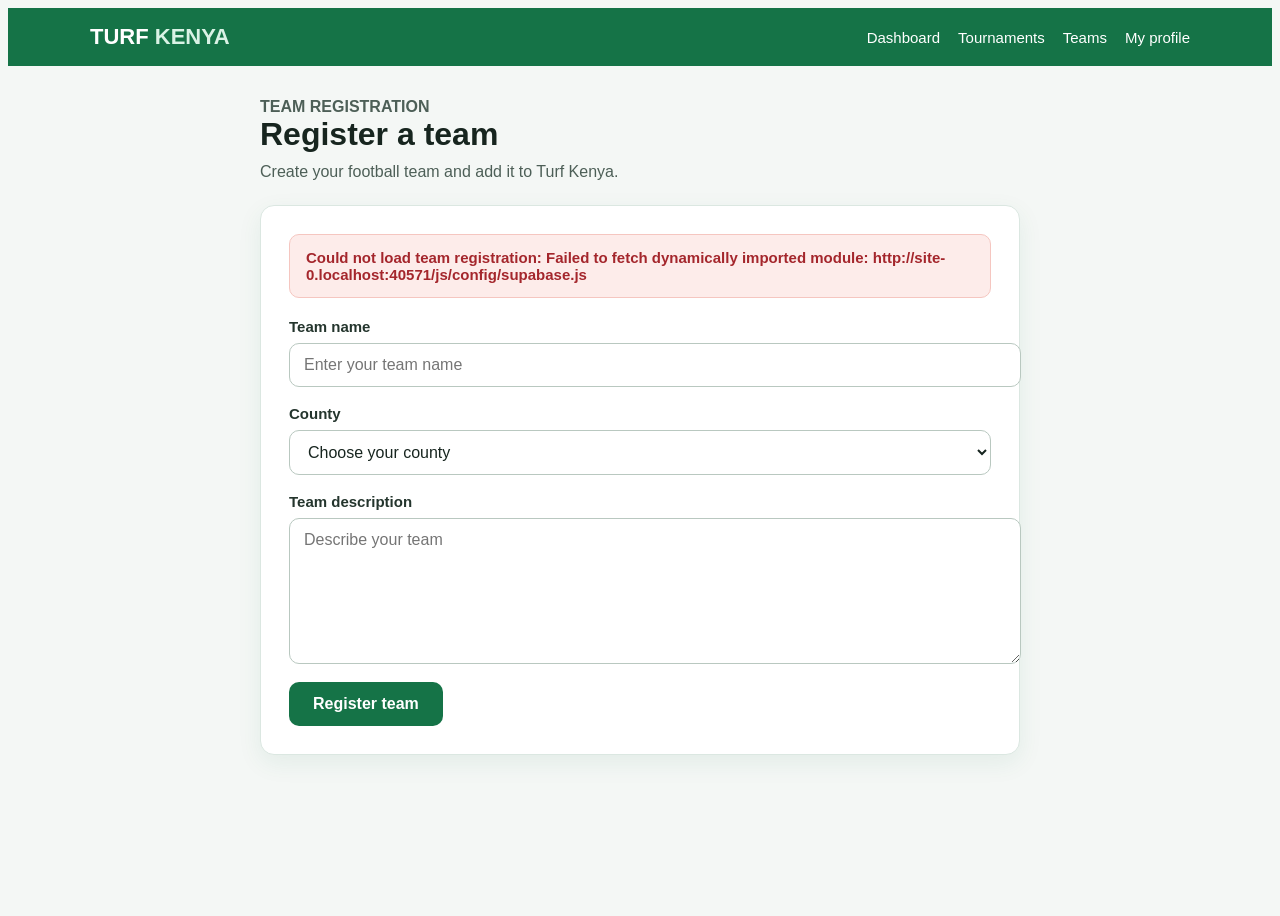
<file: dashboard/register-team.html>
<!DOCTYPE html>
<html lang="en">
<head>
  <meta charset="UTF-8">
  <meta name="viewport" content="width=device-width, initial-scale=1.0">
  <title>Register Team | Turf Kenya</title>

  <link rel="stylesheet" href="../css/register-team.css">

  <script type="module" src="../js/register-team.js"></script>
</head>

<body class="register-team-page">
  <header class="register-team-header">
    <div class="register-team-header-inner">
      <a
        class="register-team-logo"
        href="home.html"
      >
        TURF <span>KENYA</span>
      </a>

      <nav class="register-team-nav">
        <a href="home.html">
          Dashboard
        </a>

        <a href="tournaments.html">
          Tournaments
        </a>

        <a href="teams.html">
          Teams
        </a>

        <a href="profile.html">
          My profile
        </a>
      </nav>
    </div>
  </header>

  <main class="register-team-main">
    <section class="register-team-heading">
      <p class="register-team-eyebrow">
        Team registration
      </p>

      <h1>
        Register a team
      </h1>

      <p>
        Create your football team and add it to
        Turf Kenya.
      </p>
    </section>

    <section class="register-team-card">
      <div
        id="register-team-message"
        class="register-team-message"
        hidden
      >
      </div>

      <form
        id="register-team-form"
        class="register-team-form"
      >
        <div class="register-team-field">
          <label for="team-name">
            Team name
          </label>

          <input
            type="text"
            id="team-name"
            name="team-name"
            required
            maxlength="100"
            placeholder="Enter your team name"
          >
        </div>

        <div class="register-team-field">
          <label for="team-county">
            County
          </label>

          <select
            id="team-county"
            name="team-county"
            required
          >
            <option value="">
              Choose your county
            </option>

            <option value="Baringo">
              Baringo
            </option>

            <option value="Bomet">
              Bomet
            </option>

            <option value="Bungoma">
              Bungoma
            </option>

            <option value="Busia">
              Busia
            </option>

            <option value="Elgeyo Marakwet">
              Elgeyo Marakwet
            </option>

            <option value="Embu">
              Embu
            </option>

            <option value="Garissa">
              Garissa
            </option>

            <option value="Homa Bay">
              Homa Bay
            </option>

            <option value="Isiolo">
              Isiolo
            </option>

            <option value="Kajiado">
              Kajiado
            </option>

            <option value="Kakamega">
              Kakamega
            </option>

            <option value="Kericho">
              Kericho
            </option>

            <option value="Kiambu">
              Kiambu
            </option>

            <option value="Kilifi">
              Kilifi
            </option>

            <option value="Kirinyaga">
              Kirinyaga
            </option>

            <option value="Kisii">
              Kisii
            </option>

            <option value="Kisumu">
              Kisumu
            </option>

            <option value="Kitui">
              Kitui
            </option>

            <option value="Kwale">
              Kwale
            </option>

            <option value="Laikipia">
              Laikipia
            </option>

            <option value="Lamu">
              Lamu
            </option>

            <option value="Machakos">
              Machakos
            </option>

            <option value="Makueni">
              Makueni
            </option>

            <option value="Mandera">
              Mandera
            </option>

            <option value="Marsabit">
              Marsabit
            </option>

            <option value="Meru">
              Meru
            </option>

            <option value="Migori">
              Migori
            </option>

            <option value="Mombasa">
              Mombasa
            </option>

            <option value="Murang'a">
              Murang'a
            </option>

            <option value="Nairobi">
              Nairobi
            </option>

            <option value="Nakuru">
              Nakuru
            </option>

            <option value="Nandi">
              Nandi
            </option>

            <option value="Narok">
              Narok
            </option>

            <option value="Nyamira">
              Nyamira
            </option>

            <option value="Nyandarua">
              Nyandarua
            </option>

            <option value="Nyeri">
              Nyeri
            </option>

            <option value="Samburu">
              Samburu
            </option>

            <option value="Siaya">
              Siaya
            </option>

            <option value="Taita Taveta">
              Taita Taveta
            </option>

            <option value="Tana River">
              Tana River
            </option>

            <option value="Tharaka Nithi">
              Tharaka Nithi
            </option>

            <option value="Trans Nzoia">
              Trans Nzoia
            </option>

            <option value="Turkana">
              Turkana
            </option>

            <option value="Uasin Gishu">
              Uasin Gishu
            </option>

            <option value="Vihiga">
              Vihiga
            </option>

            <option value="Wajir">
              Wajir
            </option>

            <option value="West Pokot">
              West Pokot
            </option>
          </select>
        </div>

        <div class="register-team-field">
          <label for="team-description">
            Team description
          </label>

          <textarea
            id="team-description"
            name="team-description"
            rows="4"
            maxlength="500"
            placeholder="Describe your team"
          ></textarea>
        </div>

        <button
          type="submit"
          id="register-team-button"
          class="register-team-button"
        >
          Register team
        </button>
      </form>
    </section>
  </main>
</body>
</html>
</file>
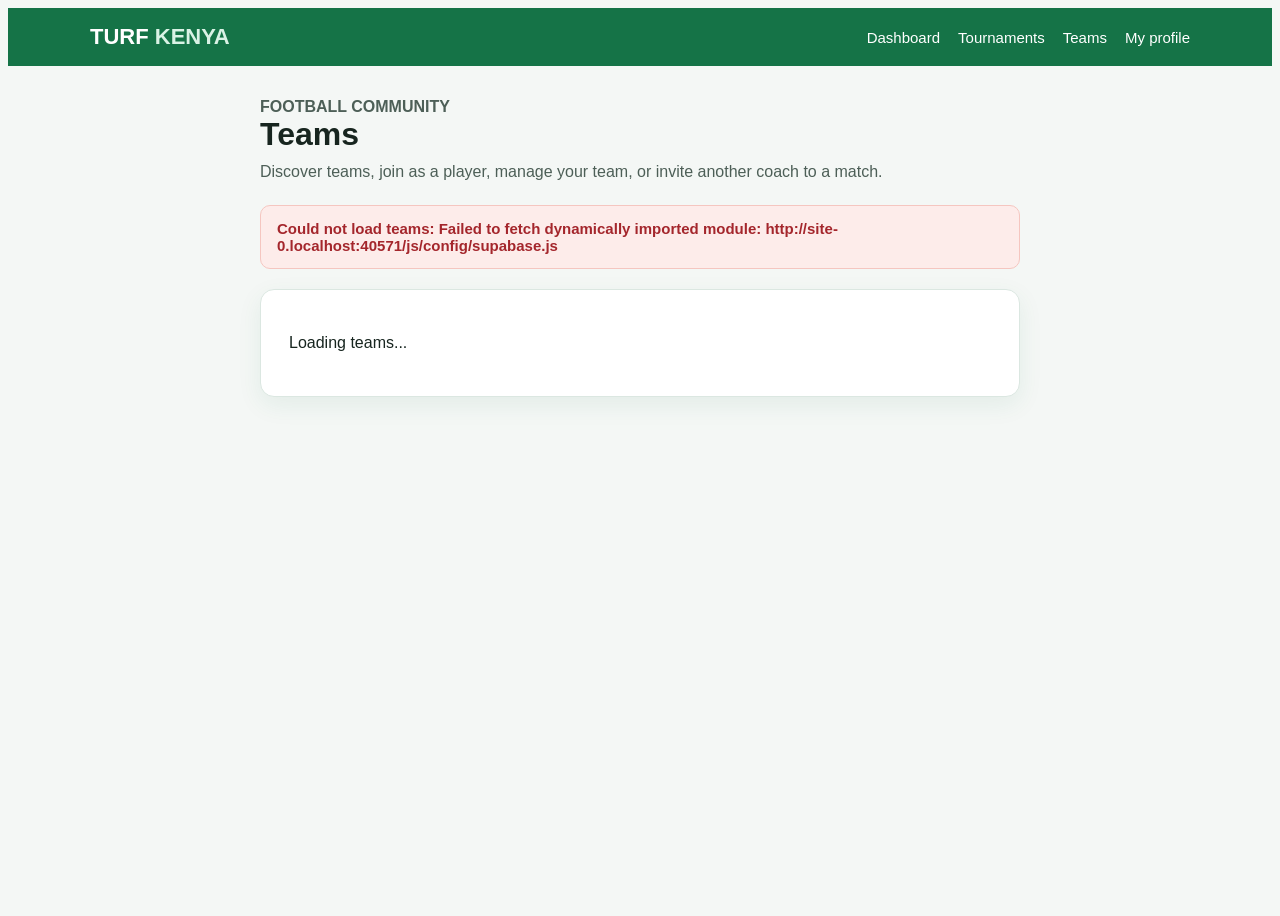
<file: dashboard/teams.html>
<!DOCTYPE html>
<html lang="en">
<head>
  <meta charset="UTF-8">
  <meta name="viewport" content="width=device-width, initial-scale=1.0">
  <title>Teams | Turf Kenya</title>

  <link rel="stylesheet" href="../css/register-team.css">

  <script type="module" src="../js/teams.js"></script>
</head>

<body class="register-team-page">
  <header class="register-team-header">
    <div class="register-team-header-inner">
      <a
        class="register-team-logo"
        href="home.html"
      >
        TURF <span>KENYA</span>
      </a>

      <nav class="register-team-nav">
        <a href="home.html">
          Dashboard
        </a>

        <a href="tournaments.html">
          Tournaments
        </a>

        <a href="teams.html">
          Teams
        </a>

        <a
          id="register-team-link"
          href="register-team.html"
        >
          Register team
        </a>

        <a href="profile.html">
          My profile
        </a>
      </nav>
    </div>
  </header>

  <main class="register-team-main">
    <section class="register-team-heading">
      <p class="register-team-eyebrow">
        Football community
      </p>

      <h1>
        Teams
      </h1>

      <p>
        Discover teams, join as a player, manage your team,
        or invite another coach to a match.
      </p>
    </section>

    <div
      id="teams-message"
      class="register-team-message"
      hidden
    >
    </div>

    <section class="register-team-card">
      <div
        id="teams-container"
        class="teams-container"
      >
        <p>
          Loading teams...
        </p>
      </div>
    </section>
  </main>

  <script type="module" src="../js/navigation.js"></script>
</body>
</html>
</file>
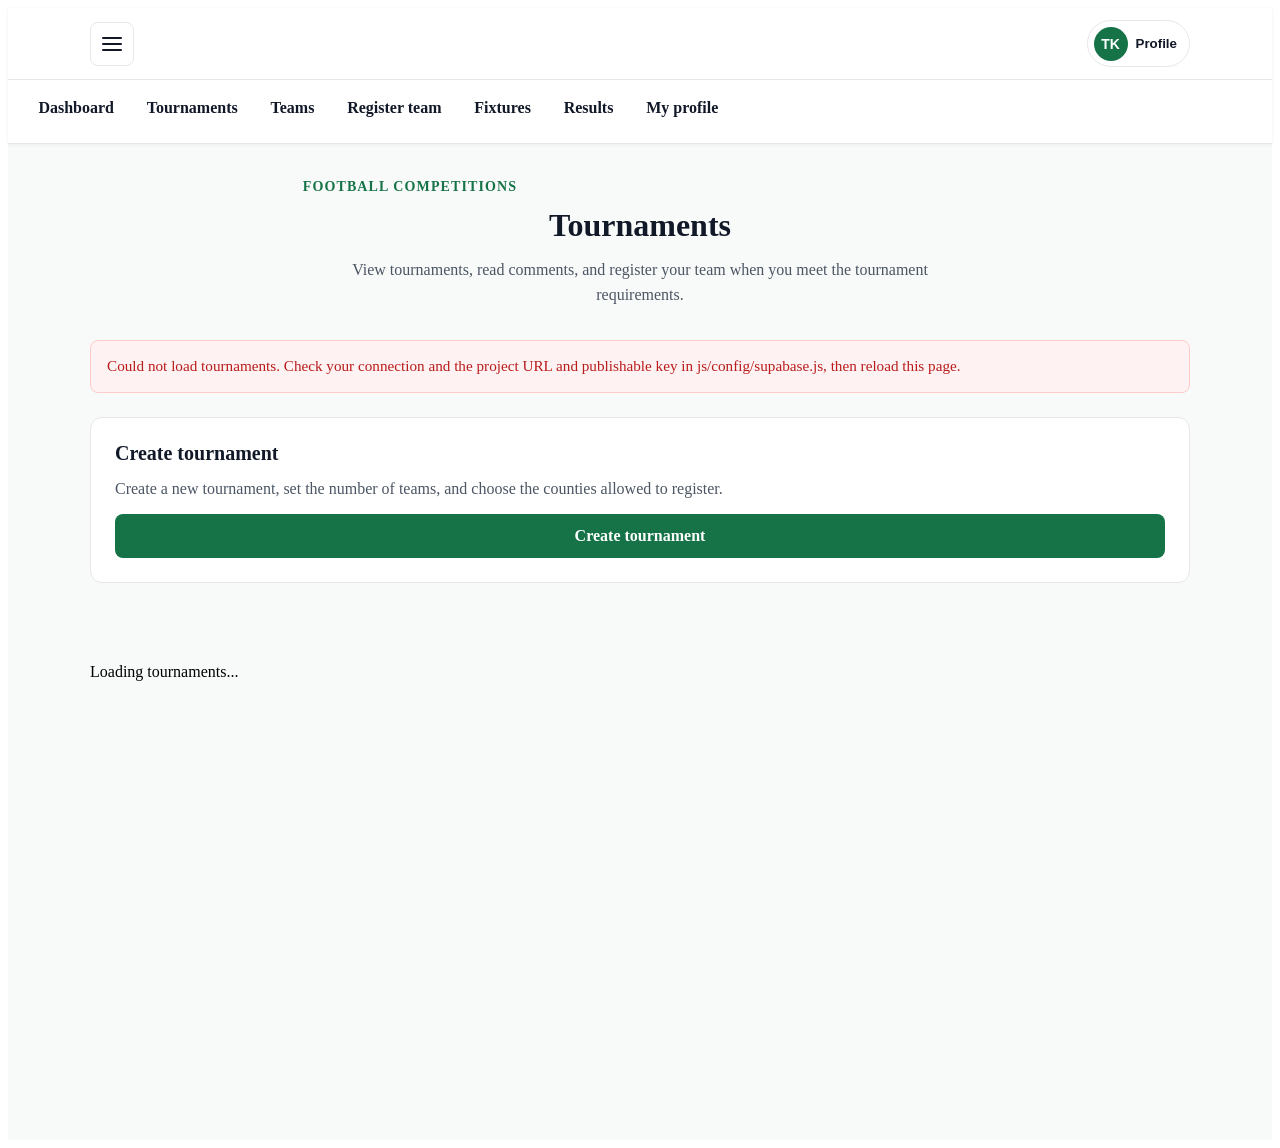
<file: dashboard/tournaments.html>
<!DOCTYPE html>
<html lang="en">
<head>
  <meta charset="UTF-8">
  <meta name="viewport" content="width=device-width, initial-scale=1.0">
  <title>Tournaments | Turf Kenya</title>

  <link
    rel="stylesheet"
    href="../css/dashboard.css"
  >
</head>

<body>
  <header class="dashboard-header">
    <div class="dashboard-header-inner">
      <button
        type="button"
        id="menu-button"
        class="menu-button"
        aria-expanded="false"
        aria-controls="dashboard-menu"
        aria-label="Open dashboard menu"
      >
        <span class="menu-icon"></span>
      </button>

      <div class="profile-menu">
        <button
          type="button"
          id="profile-button"
          class="profile-button"
          aria-expanded="false"
          aria-controls="profile-dropdown"
        >
          <span class="profile-avatar">TK</span>

          <span class="profile-name">Profile</span>
        </button>

        <div
          id="profile-dropdown"
          class="profile-dropdown"
          hidden
        >
          <a href="home.html">
            Dashboard
          </a>

          <a href="profile.html">
            My profile
          </a>

          <a href="edit-profile.html">
            Edit profile
          </a>

          <button
            type="button"
            id="sign-out-button"
          >
            Sign out
          </button>
        </div>
      </div>
    </div>

    <nav
      id="dashboard-menu"
      class="dashboard-menu"
      hidden
    >
      <a href="home.html">
        Dashboard
      </a>

      <a href="tournaments.html">
        Tournaments
      </a>

      <a href="teams.html">
        Teams
      </a>

      <a
        id="register-team-link"
        href="register-team.html"
      >
        Register team
      </a>

      <a href="fixtures.html">
        Fixtures
      </a>

      <a href="results.html">
        Results
      </a>

      <a href="profile.html">
        My profile
      </a>
    </nav>
  </header>

  <main class="dashboard-main">
    <div class="dashboard-container">
      <section class="dashboard-heading">
        <p class="eyebrow">
          Football competitions
        </p>

        <h1>
          Tournaments
        </h1>

        <p>
          View tournaments, read comments, and register your
          team when you meet the tournament requirements.
        </p>
      </section>

      <div
        id="tournaments-message"
        class="account-message"
        hidden
      >
      </div>

      <section
        id="create-tournament-section"
        class="dashboard-cards"
        hidden
      >
        <div class="dashboard-card">
          <h2>
            Create tournament
          </h2>

          <p>
            Create a new tournament, set the number of teams,
            and choose the counties allowed to register.
          </p>

          <a
            href="create-tournament.html"
            class="btn btn-primary"
          >
            Create tournament
          </a>
        </div>
      </section>

      <section class="tournaments-list">
        <div
          id="tournaments-container"
          class="tournaments-list"
        >
          <p>
            Loading tournaments...
          </p>
        </div>
      </section>
    </div>
  </main>

  <script type="module" src="../js/navigation.js"></script>
  <script type="module" src="../js/tournaments.js"></script>
</body>
</html>
</file>
<file: css/home.css>
* {
  margin: 0;
  padding: 0;
  box-sizing: border-box;
}

body {
  font-family: Arial, Helvetica, sans-serif;
  background: #0b0f14;
  color: #ffffff;
  line-height: 1.6;
}

.container {
  width: 90%;
  max-width: 1100px;
  margin: 0 auto;
}

/* Video background */

.video-background {
  position: fixed;
  top: 0;
  left: 0;
  width: 100%;
  height: 100%;
  z-index: -1;
  overflow: hidden;
}

.video-background video {
  width: 100%;
  height: 100%;
  object-fit: cover;
  pointer-events: none;
}

.video-background::after {
  content: "";
  position: absolute;
  top: 0;
  left: 0;
  width: 100%;
  height: 100%;
  background: rgba(
    0,
    0,
    0,
    0.65
  );
}

/* Header */

.site-header {
  position: fixed;
  top: 0;
  left: 0;
  width: 100%;
  padding: 15px 0;
  background: rgba(
    11,
    15,
    20,
    0.85
  );
  z-index: 100;
}

.header-inner {
  display: flex;
  align-items: center;
  justify-content: space-between;
}

.logo {
  color: #ffffff;
  font-size: 24px;
  font-weight: bold;
  text-decoration: none;
}

.main-nav {
  display: flex;
  align-items: center;
  gap: 20px;
}

.main-nav a {
  color: #ffffff;
  text-decoration: none;
  font-size: 15px;
}

.main-nav a:hover {
  color: #4ade80;
}

/* Hero */

.hero {
  min-height: 100vh;
  display: flex;
  align-items: center;
  padding-top: 100px;
}

.hero-content {
  max-width: 650px;
}

.hero h1 {
  font-size: 48px;
  margin-bottom: 15px;
}

.hero p {
  font-size: 18px;
  margin-bottom: 25px;
}

.hero-actions {
  display: flex;
  flex-wrap: wrap;
  gap: 15px;
}

/* Buttons */

.btn {
  display: inline-block;
  padding: 12px 25px;
  border: none;
  border-radius: 6px;
  font-size: 15px;
  font-weight: bold;
  text-decoration: none;
  cursor: pointer;
  transition: 0.3s;
}

.btn-light {
  background: #22c55e;
  color: #ffffff;
}

.btn-light:hover {
  background: #16a34a;
}

.btn-outline {
  background: transparent;
  color: #ffffff;
  border: 2px solid #ffffff;
}

.btn-outline:hover {
  background: #ffffff;
  color: #0b0f14;
}

.btn-google {
  background: #ffffff;
  color: #1f1f1f;
}

.btn-google:hover {
  background: #f1f1f1;
}

/* Sections */

.section {
  padding: 80px 0;
}

.section-alt {
  background: rgba(
    11,
    15,
    20,
    0.85
  );
}

.section h2 {
  font-size: 32px;
  margin-bottom: 30px;
}

/* Cards */

.cards-grid {
  display: grid;
  grid-template-columns: repeat(
    auto-fit,
    minmax(260px, 1fr)
  );
  gap: 20px;
}

.card {
  background: #ffffff;
  color: #111827;
  padding: 20px;
  border-radius: 10px;
  box-shadow: 0 4px 12px
    rgba(0, 0, 0, 0.25);
}

.card h3 {
  margin-bottom: 10px;
}

.card p {
  margin-bottom: 10px;
}

.status {
  display: inline-block;
  padding: 5px 12px;
  border-radius: 20px;
  background: #dcfce7;
  color: #166534;
  font-size: 13px;
  font-weight: bold;
}

.empty-message {
  color: #ffffff;
  font-size: 17px;
}

/* Footer */

.site-footer {
  padding: 30px 0;
  background: #06090d;
  text-align: center;
}

/* Mobile */

@media (max-width: 700px) {
  .header-inner {
    flex-direction: column;
    gap: 10px;
  }

  .main-nav {
    flex-wrap: wrap;
    justify-content: center;
  }

  .hero h1 {
    font-size: 34px;
  }

  .hero p {
    font-size: 16px;
  }

  .hero-actions {
    flex-direction: column;
    align-items: flex-start;
  }
}
</file>
<file: css/account.css>
/* ==========================================
   TURF KENYA — ACCOUNT PAGES
   ========================================== */

/* 1. Theme */

:root {
  --primary: #157347;
  --primary-dark: #0c4f30;
  --primary-light: #e8f5ed;

  --text: #172b3a;
  --text-muted: #526372;

  --background: #f4f8f5;
  --surface: #ffffff;
  --border: #d7e2da;

  --error-text: #8b2424;
  --error-background: #fff0f0;
  --error-border: #edbebe;

  --success-text: #0c4f30;
  --success-background: #e8f5ed;
  --success-border: #b7dac4;

  --info-text: #24465f;
  --info-background: #edf5fc;
  --info-border: #bfd5e8;

  --radius: 16px;
  --shadow: 0 12px 36px rgb(23 43 58 / 8%);
}

/* 2. Reset */

*,
*::before,
*::after {
  box-sizing: border-box;
}

body {
  margin: 0;
  min-width: 280px;
  color: var(--text);
  background: var(--background);
  font-family: Arial, Helvetica, sans-serif;
  font-size: 16px;
  line-height: 1.6;
}

button,
input,
select,
textarea {
  font: inherit;
}

a {
  color: var(--primary);
  text-underline-offset: 4px;
}

a:hover {
  color: var(--primary-dark);
}

h1,
h2,
p {
  margin-top: 0;
}

h1,
h2 {
  line-height: 1.2;
}

[hidden] {
  display: none !important;
}

:focus-visible {
  outline: 3px solid var(--primary);
  outline-offset: 4px;
}

::selection {
  color: #ffffff;
  background: var(--primary);
}

/* 3. Header */

.container {
  width: min(1120px, calc(100% - 40px));
  margin-inline: auto;
}

.account-header {
  padding-block: 22px;
  background: var(--surface);
  border-bottom: 1px solid var(--border);
}

.account-header .container {
  display: flex;
  align-items: center;
  justify-content: space-between;
  flex-wrap: wrap;
  gap: 16px;
}

.logo {
  display: inline-block;
  color: var(--primary);
  font-size: 1.5rem;
  font-weight: 800;
  letter-spacing: -0.7px;
  text-decoration: none;
}

.logo span {
  color: var(--text);
}

/* 4. Account layout */

.account-main {
  display: flex;
  justify-content: center;
  align-items: flex-start;
  min-height: calc(100vh - 83px);
  padding: 48px 20px 64px;
}

.account-card {
  width: 100%;
  max-width: 480px;
  padding: 36px;
  background: var(--surface);
  border: 1px solid var(--border);
  border-radius: var(--radius);
  box-shadow: var(--shadow);
}

.account-heading {
  margin-bottom: 28px;
}

.eyebrow {
  margin-bottom: 12px;
  color: var(--primary);
  font-size: 0.75rem;
  font-weight: 700;
  letter-spacing: 1px;
  text-transform: uppercase;
}

.account-card h1 {
  margin-bottom: 14px;
  font-size: clamp(1.8rem, 5vw, 2.2rem);
  letter-spacing: -0.7px;
}

.account-intro {
  margin-bottom: 0;
  color: var(--text-muted);
  font-size: 0.95rem;
}

/* 5. Form fields */

.form-group {
  margin-bottom: 22px;
}

.form-group label {
  display: block;
  margin-bottom: 8px;
  color: var(--text);
  font-size: 0.9rem;
  font-weight: 700;
}

.form-group input {
  display: block;
  width: 100%;
  min-height: 48px;
  padding: 12px 14px;
  color: var(--text);
  background: var(--surface);
  border: 1px solid var(--border);
  border-radius: 8px;
  transition:
    border-color 160ms ease,
    box-shadow 160ms ease;
}

.form-group input:hover {
  border-color: #9daf9f;
}

.form-group input:focus {
  border-color: var(--primary);
  box-shadow: 0 0 0 3px rgb(21 115 71 / 12%);
}

.form-group input::placeholder {
  color: var(--text-muted);
  opacity: 1;
}

.form-group input[aria-invalid="true"] {
  border-color: var(--error-text);
}

.form-help {
  margin-top: 8px;
  margin-bottom: 0;
  color: var(--text-muted);
  font-size: 0.8rem;
}

/* 6. Buttons */

.btn {
  display: inline-flex;
  align-items: center;
  justify-content: center;
  gap: 8px;
  min-height: 48px;
  padding: 12px 20px;
  border: 1px solid transparent;
  border-radius: 8px;
  font-weight: 700;
  line-height: 1.3;
  text-align: center;
  text-decoration: none;
  cursor: pointer;
  transition:
    background-color 160ms ease,
    border-color 160ms ease;
}

.btn-primary {
  color: #ffffff;
  background: var(--primary);
}

.btn-primary:hover:not(:disabled) {
  color: #ffffff;
  background: var(--primary-dark);
}

.btn-outline {
  color: var(--primary);
  background: transparent;
  border-color: var(--primary);
}

.btn-outline:hover:not(:disabled) {
  background: var(--primary-light);
}

.btn-block {
  width: 100%;
}

.btn:disabled {
  cursor: not-allowed;
  opacity: 0.6;
}

/* 7. Feedback messages */

.account-message {
  margin-bottom: 24px;
  padding: 14px 16px;
  color: var(--info-text);
  background: var(--info-background);
  border: 1px solid var(--info-border);
  border-radius: 8px;
  font-size: 0.9rem;
  overflow-wrap: anywhere;
}

.account-message[data-type="error"] {
  color: var(--error-text);
  background: var(--error-background);
  border-color: var(--error-border);
}

.account-message[data-type="success"] {
  color: var(--success-text);
  background: var(--success-background);
  border-color: var(--success-border);
}

.account-message[data-type="info"] {
  color: var(--info-text);
  background: var(--info-background);
  border-color: var(--info-border);
}

/* 8. Sign-in link and next steps */

.account-switch {
  margin-top: 26px;
  margin-bottom: 0;
  color: var(--text-muted);
  font-size: 0.9rem;
  text-align: center;
}

.account-switch a {
  font-weight: 700;
}

.account-note {
  margin-top: 28px;
  padding-top: 24px;
  border-top: 1px solid var(--border);
}

.account-note h2 {
  margin-bottom: 14px;
  font-size: 1rem;
}

.account-note ol {
  display: grid;
  gap: 8px;
  margin: 0 0 16px;
  padding-left: 22px;
  color: var(--text-muted);
  font-size: 0.9rem;
}

.account-note p {
  margin-bottom: 0;
  color: var(--text-muted);
  font-size: 0.85rem;
}

/* 9. Skip link */

.skip-link {
  position: absolute;
  top: -120px;
  left: 16px;
  z-index: 100;
  padding: 12px 18px;
  color: #ffffff;
  background: var(--primary-dark);
  border-radius: 8px;
  text-decoration: none;
}

.skip-link:focus {
  top: 12px;
  color: #ffffff;
}

/* 10. Mobile */

@media (max-width: 520px) {
  .container {
    width: calc(100% - 32px);
  }

  .account-header {
    padding-block: 18px;
  }

  .account-main {
    padding: 28px 16px 40px;
  }

  .account-card {
    padding: 26px 22px;
    border-radius: 12px;
  }

  .account-heading {
    margin-bottom: 24px;
  }
}

/* 11. Reduced motion */

@media (prefers-reduced-motion: reduce) {
  .btn,
  .form-group input {
    transition: none;
  }
}
</file>
<file: css/create-fixture.css>
* {
  box-sizing: border-box;
}

body {
  margin: 0;
  font-family: Arial, Helvetica, sans-serif;
  background: #f4f8f6;
  color: #123d29;
}

.dashboard-header {
  background: #ffffff;
  border-bottom: 1px solid #dcebe4;
}

.dashboard-header-inner {
  display: flex;
  align-items: center;
  justify-content: space-between;
  padding: 14px 20px;
}

.menu-button {
  width: 44px;
  height: 44px;
  border: 1px solid #dcebe4;
  border-radius: 10px;
  background: #ffffff;
  cursor: pointer;
}

.menu-icon {
  display: block;
  width: 20px;
  height: 2px;
  margin: 4px auto;
  background: #123d29;
}

.profile-menu {
  position: relative;
}

.profile-button {
  display: flex;
  align-items: center;
  gap: 8px;
  padding: 8px 12px;
  border: 1px solid #dcebe4;
  border-radius: 999px;
  background: #ffffff;
  cursor: pointer;
}

.profile-avatar {
  display: grid;
  place-items: center;
  width: 32px;
  height: 32px;
  border-radius: 50%;
  background: #157347;
  color: #ffffff;
  font-size: 12px;
  font-weight: 800;
}

.profile-name {
  font-size: 14px;
  font-weight: 700;
}

.profile-dropdown {
  position: absolute;
  top: 55px;
  right: 0;
  min-width: 180px;
  padding: 8px;
  border: 1px solid #dcebe4;
  border-radius: 12px;
  background: #ffffff;
  box-shadow: 0 10px 30px rgba(15, 55, 40, 0.12);
}

.profile-dropdown a,
.profile-dropdown button {
  display: block;
  width: 100%;
  padding: 10px;
  border: 0;
  border-radius: 8px;
  background: transparent;
  color: #123d29;
  font-size: 14px;
  text-align: left;
  text-decoration: none;
  cursor: pointer;
}

.profile-dropdown a:hover,
.profile-dropdown button:hover {
  background: #eef7f2;
}

.dashboard-menu {
  padding: 10px 20px 20px;
  background: #ffffff;
  border-bottom: 1px solid #dcebe4;
}

.dashboard-menu a {
  display: block;
  padding: 10px;
  border-radius: 8px;
  color: #123d29;
  font-size: 15px;
  font-weight: 600;
  text-decoration: none;
}

.dashboard-menu a:hover {
  background: #eef7f2;
}

.dashboard-main {
  padding: 30px 20px 60px;
}

.dashboard-container {
  max-width: 720px;
  margin: 0 auto;
}

.dashboard-heading {
  margin-bottom: 24px;
}

.eyebrow {
  margin: 0 0 6px;
  color: #157347;
  font-size: 13px;
  font-weight: 800;
  text-transform: uppercase;
}

.dashboard-heading h1 {
  margin: 0 0 10px;
  font-size: 32px;
}

.dashboard-heading p {
  margin: 0;
  color: #4c6a5c;
}

.account-message {
  padding: 12px 14px;
  margin-bottom: 20px;
  border-radius: 10px;
  font-size: 14px;
  font-weight: 600;
}

.account-message[data-type="error"] {
  background: #fdecea;
  color: #a4262c;
}

.account-message[data-type="success"] {
  background: #e8f5ee;
  color: #157347;
}

.account-form {
  display: grid;
  gap: 12px;
  padding: 24px;
  border: 1px solid #dcebe4;
  border-radius: 16px;
  background: #ffffff;
  box-shadow: 0 8px 24px rgba(15, 55, 40, 0.05);
}

.account-form label {
  font-size: 14px;
  font-weight: 700;
}

.account-form select,
.account-form input {
  width: 100%;
  padding: 12px 14px;
  border: 1px solid #cfe0d7;
  border-radius: 10px;
  font-size: 15px;
  background: #f8fbf9;
}

.account-form select:focus,
.account-form input:focus {
  outline: 2px solid #157347;
  outline-offset: 2px;
}

.btn {
  display: inline-block;
  padding: 12px 18px;
  border: 0;
  border-radius: 10px;
  font-size: 15px;
  font-weight: 700;
  text-decoration: none;
  cursor: pointer;
}

.btn-primary {
  background: #157347;
  color: #ffffff;
}

.btn-primary:hover {
  background: #11603b;
}

.account-form button[type="submit"] {
  margin-top: 10px;
}
</file>
<file: css/dashboard.css>
/* =========================================
   Turf Kenya — Dashboard styles
   ========================================= */

:root {
  --turf-green: #157347;
  --turf-green-dark: #0f5132;
  --turf-light: #f8faf9;
  --turf-border: #e5e7eb;
  --turf-text: #111827;
  --turf-muted: #4b5563;
  --turf-error: #b91c1c;
  --turf-success: #166534;
  --turf-radius: 0.75rem;
}

/* =========================================
   Dashboard layout
   ========================================= */

.dashboard-main {
  min-height: 100vh;
  padding: 2rem 1rem 4rem;
  background: var(--turf-light);
}

.dashboard-container {
  width: 100%;
  max-width: 1100px;
  margin: 0 auto;
}

.dashboard-heading {
  margin-bottom: 2rem;
  text-align: center;
}

.dashboard-heading .eyebrow {
  margin: 0 0 0.5rem;
  color: var(--turf-green);
  font-size: 0.875rem;
  font-weight: 700;
  letter-spacing: 0.08em;
  text-transform: uppercase;
}

.dashboard-heading h1 {
  margin: 0 0 0.75rem;
  color: var(--turf-text);
  font-size: 2rem;
  line-height: 1.2;
}

.dashboard-heading p {
  max-width: 640px;
  margin: 0 auto;
  color: var(--turf-muted);
  font-size: 1rem;
  line-height: 1.6;
}

/* =========================================
   Dashboard header
   ========================================= */

.dashboard-header {
  position: sticky;
  top: 0;
  z-index: 100;
  background: #ffffff;
  border-bottom: 1px solid var(--turf-border);
  box-shadow: 0 1px 4px rgba(15, 23, 42, 0.06);
}

.dashboard-header-inner {
  display: flex;
  align-items: center;
  justify-content: space-between;
  gap: 1rem;
  width: 100%;
  max-width: 1100px;
  margin: 0 auto;
  padding: 0.75rem 1rem;
}

/* Hamburger button */

.menu-button {
  display: inline-flex;
  align-items: center;
  justify-content: center;
  width: 44px;
  height: 44px;
  border: 1px solid var(--turf-border);
  border-radius: 0.5rem;
  background: #ffffff;
  cursor: pointer;
}

.menu-icon,
.menu-icon::before,
.menu-icon::after {
  display: block;
  width: 20px;
  height: 2px;
  background: var(--turf-text);
  border-radius: 2px;
  transition: transform 0.2s ease;
}

.menu-icon {
  position: relative;
}

.menu-icon::before,
.menu-icon::after {
  content: "";
  position: absolute;
  left: 0;
}

.menu-icon::before {
  top: -6px;
}

.menu-icon::after {
  top: 6px;
}

.menu-button[aria-expanded="true"] .menu-icon {
  background: transparent;
}

.menu-button[aria-expanded="true"] .menu-icon::before {
  transform: translateY(6px) rotate(45deg);
}

.menu-button[aria-expanded="true"] .menu-icon::after {
  transform: translateY(-6px) rotate(-45deg);
}

/* Dashboard navigation */

.dashboard-menu {
  display: flex;
  flex-wrap: wrap;
  gap: 0.25rem;
  padding: 0.5rem 1rem 1rem;
  border-top: 1px solid var(--turf-border);
  background: #ffffff;
}

.dashboard-menu a {
  display: block;
  padding: 0.65rem 0.9rem;
  border-radius: 0.5rem;
  color: var(--turf-text);
  font-weight: 600;
  text-decoration: none;
}

.dashboard-menu a:hover,
.dashboard-menu a:focus-visible {
  background: var(--turf-light);
  color: var(--turf-green);
}

/* Profile menu */

.profile-menu {
  position: relative;
}

.profile-button {
  display: inline-flex;
  align-items: center;
  gap: 0.5rem;
  padding: 0.35rem 0.75rem 0.35rem 0.35rem;
  border: 1px solid var(--turf-border);
  border-radius: 999px;
  background: #ffffff;
  color: var(--turf-text);
  font-weight: 600;
  cursor: pointer;
}

.profile-button:hover,
.profile-button:focus-visible {
  border-color: var(--turf-green);
  color: var(--turf-green);
}

.profile-avatar {
  display: inline-flex;
  align-items: center;
  justify-content: center;
  width: 34px;
  height: 34px;
  border-radius: 50%;
  background: var(--turf-green);
  color: #ffffff;
  font-size: 0.875rem;
  font-weight: 700;
}

.profile-dropdown {
  position: absolute;
  top: calc(100% + 0.5rem);
  right: 0;
  min-width: 190px;
  padding: 0.5rem;
  border: 1px solid var(--turf-border);
  border-radius: 0.65rem;
  background: #ffffff;
  box-shadow: 0 10px 25px rgba(15, 23, 42, 0.12);
}

.profile-dropdown a,
.profile-dropdown button {
  display: block;
  width: 100%;
  padding: 0.65rem 0.75rem;
  border: none;
  border-radius: 0.5rem;
  background: transparent;
  color: var(--turf-text);
  font-size: 0.95rem;
  font-weight: 600;
  text-align: left;
  text-decoration: none;
  cursor: pointer;
}

.profile-dropdown a:hover,
.profile-dropdown a:focus-visible,
.profile-dropdown button:hover,
.profile-dropdown button:focus-visible {
  background: var(--turf-light);
  color: var(--turf-green);
}

/* =========================================
   Forms
   ========================================= */

.account-form {
  padding: 1.5rem;
  border: 1px solid var(--turf-border);
  border-radius: var(--turf-radius);
  background: #ffffff;
}

.form-group {
  margin-bottom: 1.25rem;
}

.form-group label {
  display: block;
  margin-bottom: 0.5rem;
  color: var(--turf-text);
  font-weight: 700;
}

.form-group input,
.form-group textarea,
.form-group select {
  width: 100%;
  padding: 0.75rem;
  border: 1px solid var(--turf-border);
  border-radius: 0.5rem;
  background: #ffffff;
  color: var(--turf-text);
  font-size: 1rem;
  font-family: inherit;
}

.form-group textarea {
  resize: vertical;
}

.form-group input:focus,
.form-group textarea:focus,
.form-group select:focus {
  border-color: var(--turf-green);
  outline: 2px solid rgba(21, 115, 71, 0.25);
}

.form-group input:focus-visible,
.form-group textarea:focus-visible,
.form-group select:focus-visible {
  outline: 2px solid var(--turf-green);
}

.form-group input::placeholder,
.form-group textarea::placeholder {
  color: #9ca3af;
}

.form-help {
  margin: 0.5rem 0 0;
  color: var(--turf-muted);
  font-size: 0.9rem;
  line-height: 1.5;
}

/* County multi-select */

.form-group select[multiple] {
  min-height: 180px;
  padding: 0.5rem;
}

.form-group select[multiple] option {
  padding: 0.65rem 0.75rem;
  border-radius: 0.35rem;
}

.form-group select[multiple] option:checked {
  background: var(--turf-green);
  color: #ffffff;
  font-weight: 700;
}

/* =========================================
   Profile details
   ========================================= */

.profile-details {
  margin-bottom: 2rem;
  padding: 1.5rem;
  border: 1px solid var(--turf-border);
  border-radius: var(--turf-radius);
  background: #ffffff;
}

.profile-details h2 {
  margin: 0 0 1rem;
  color: var(--turf-text);
  font-size: 1.35rem;
}

.detail-row {
  display: flex;
  flex-wrap: wrap;
  gap: 0.5rem;
  padding: 0.75rem 0;
  border-bottom: 1px solid var(--turf-border);
}

.detail-row:last-child {
  border-bottom: none;
}

.detail-label {
  min-width: 160px;
  color: var(--turf-muted);
  font-weight: 600;
}

.detail-value {
  color: var(--turf-text);
  font-weight: 500;
  word-break: break-word;
}

/* =========================================
   Edit profile roles
   ========================================= */

.roles-fieldset {
  margin: 1.5rem 0;
  padding: 1rem;
  border: 1px solid var(--turf-border);
  border-radius: var(--turf-radius);
}

.roles-fieldset legend {
  padding: 0 0.5rem;
  color: var(--turf-text);
  font-weight: 700;
}

.role-option {
  display: flex;
  align-items: center;
  gap: 0.75rem;
  padding: 0.65rem 0.75rem;
  border: 1px solid var(--turf-border);
  border-radius: 0.5rem;
  margin-bottom: 0.5rem;
  background: #ffffff;
  cursor: pointer;
}

.role-option:hover,
.role-option:focus-within {
  border-color: var(--turf-green);
}

.role-option input[type="radio"],
.role-option input[type="checkbox"] {
  width: 18px;
  height: 18px;
  accent-color: var(--turf-green);
}

.role-option span {
  font-weight: 600;
  color: var(--turf-text);
}

/* =========================================
   Home actions
   ========================================= */

.home-actions {
  display: flex;
  flex-wrap: wrap;
  gap: 0.75rem;
  margin-top: 1.5rem;
}

.home-actions .btn {
  flex: 1 1 auto;
  min-width: 180px;
}

/* =========================================
   Dashboard cards
   ========================================= */

.dashboard-cards {
  display: grid;
  grid-template-columns: repeat(auto-fit, minmax(240px, 1fr));
  gap: 1rem;
}

.dashboard-card {
  display: flex;
  flex-direction: column;
  gap: 0.75rem;
  padding: 1.5rem;
  border: 1px solid var(--turf-border);
  border-radius: var(--turf-radius);
  background: #ffffff;
}

.dashboard-card h2 {
  margin: 0;
  color: var(--turf-text);
  font-size: 1.25rem;
}

.dashboard-card p {
  margin: 0;
  color: var(--turf-muted);
  line-height: 1.55;
}

.dashboard-card .btn {
  margin-top: auto;
}

/* =========================================
   Tournament list
   ========================================= */

.tournaments-list {
  margin-top: 2rem;
  display: grid;
  gap: 1rem;
}

.tournament-card {
  padding: 1.25rem;
  border: 1px solid var(--turf-border);
  border-radius: var(--turf-radius);
  background: #ffffff;
}

.tournament-card h2 {
  margin: 0 0 0.5rem;
  color: var(--turf-text);
  font-size: 1.25rem;
}

.tournament-status {
  display: inline-block;
  margin-bottom: 0.75rem;
  padding: 0.25rem 0.75rem;
  border-radius: 999px;
  background: #f3f4f6;
  color: var(--turf-muted);
  font-size: 0.875rem;
  font-weight: 600;
}

.tournament-card p {
  margin: 0.25rem 0;
  color: var(--turf-muted);
  line-height: 1.5;
}

/* =========================================
   Buttons
   ========================================= */

.btn {
  display: inline-flex;
  align-items: center;
  justify-content: center;
  padding: 0.75rem 1.25rem;
  border: 1px solid transparent;
  border-radius: 0.5rem;
  font-size: 1rem;
  font-weight: 600;
  text-decoration: none;
  cursor: pointer;
  transition:
    background-color 0.2s ease,
    color 0.2s ease,
    border-color 0.2s ease;
}

.btn-primary {
  background: var(--turf-green);
  color: #ffffff;
}

.btn-primary:hover,
.btn-primary:focus-visible {
  background: var(--turf-green-dark);
}

.btn-primary:disabled {
  background: #9ca3af;
  cursor: not-allowed;
}

.btn-block {
  width: 100%;
}

/* =========================================
   Messages
   ========================================= */

.account-message {
  margin-bottom: 1.5rem;
  padding: 0.875rem 1rem;
  border-radius: 0.5rem;
  font-size: 0.95rem;
  line-height: 1.5;
}

.account-message[data-type="error"] {
  border: 1px solid #fecaca;
  background: #fef2f2;
  color: var(--turf-error);
}

.account-message[data-type="success"] {
  border: 1px solid #bbf7d0;
  background: #f0fdf4;
  color: var(--turf-success);
}

/* =========================================
   Screen-reader-only text
   ========================================= */

.visually-hidden {
  position: absolute;
  width: 1px;
  height: 1px;
  margin: -1px;
  padding: 0;
  overflow: hidden;
  clip: rect(0, 0, 0, 0);
  white-space: nowrap;
  border: 0;
}

/* =========================================
   Small screens
   ========================================= */

@media (max-width: 640px) {
  .dashboard-main {
    padding: 1.5rem 0.75rem 3rem;
  }

  .dashboard-heading h1 {
    font-size: 1.65rem;
  }

  .dashboard-header-inner {
    padding: 0.65rem 0.75rem;
  }

  .profile-name {
    display: none;
  }

  .dashboard-menu {
    flex-direction: column;
  }

  .dashboard-menu a {
    width: 100%;
  }

  .profile-dropdown {
    right: -0.25rem;
  }

  .account-form {
    padding: 1rem;
  }

  .profile-details {
    padding: 1rem;
  }

  .detail-row {
    flex-direction: column;
    gap: 0.25rem;
  }

  .detail-label {
    min-width: 0;
  }

  .home-actions {
    flex-direction: column;
  }

  .home-actions .btn {
    width: 100%;
  }

  .form-group select[multiple] {
    min-height: 220px;
  }
}
/* Fixtures page */
.fixtures-list {
  margin-top: 30px;
}

.fixtures-container {
  display: grid;
  gap: 16px;
}

.tournament-card {
  padding: 22px;
  border: 1px solid #dcebe4;
  border-radius: 16px;
  background: #ffffff;
  box-shadow: 0 8px 24px rgba(15, 55, 40, 0.05);
}

.tournament-card h2 {
  margin: 0 0 10px;
  font-size: 22px;
  color: #123d29;
}

.tournament-status {
  display: inline-block;
  padding: 4px 12px;
  border-radius: 999px;
  background: #e8f5ee;
  color: #157347;
  font-size: 13px;
  font-weight: 700;
  margin-bottom: 12px;
}

.tournament-card p {
  margin: 6px 0;
  color: #4c6a5c;
}

.fixture-card {
  padding: 20px;
  border: 1px solid #dcebe4;
  border-radius: 14px;
  background: #ffffff;
  box-shadow: 0 6px 18px rgba(15, 55, 40, 0.05);
}

.fixture-pool {
  font-size: 13px;
  font-weight: 800;
  color: #157347;
}

.fixture-card h3 {
  margin: 8px 0;
  font-size: 18px;
  color: #123d29;
}

.fixture-card p {
  margin: 5px 0;
  color: #4c6a5c;
}

.home-actions {
  display: flex;
  flex-wrap: wrap;
  gap: 10px;
  margin-top: 16px;
}
/* Create fixture page */
.account-form {
  display: grid;
  gap: 14px;
  max-width: 520px;
  padding: 24px;
  border: 1px solid #dcebe4;
  border-radius: 16px;
  background: #ffffff;
  box-shadow: 0 8px 24px rgba(15, 55, 40, 0.05);
}

.account-form label {
  font-size: 14px;
  font-weight: 700;
  color: #123d29;
}

.account-form select,
.account-form input {
  width: 100%;
  padding: 12px 14px;
  border: 1px solid #cfe0d7;
  border-radius: 10px;
  font-size: 15px;
  color: #123d29;
  background: #f8fbf9;
}

.account-form select:focus,
.account-form input:focus {
  outline: 2px solid #157347;
  outline-offset: 2px;
}

.account-form button {
  margin-top: 8px;
}
</file>
<file: css/register-team.css>
/* Team registration page */

.register-team-page {
  min-height: 100vh;
  background: #f4f7f5;
  color: #17251f;
  font-family: Arial, Helvetica, sans-serif;
}

.register-team-header {
  background: #157347;
  color: #ffffff;
  padding: 16px 20px;
}

.register-team-header-inner {
  max-width: 1100px;
  margin: 0 auto;
  display: flex;
  align-items: center;
  justify-content: space-between;
  gap: 16px;
}

.register-team-logo {
  font-size: 22px;
  font-weight: bold;
  text-decoration: none;
  color: #ffffff;
}

.register-team-logo span {
  color: #d9f2e5;
}

.register-team-nav {
  display: flex;
  gap: 18px;
}

.register-team-nav a {
  color: #ffffff;
  text-decoration: none;
  font-size: 15px;
}

.register-team-nav a:hover {
  text-decoration: underline;
}

.register-team-main {
  max-width: 760px;
  margin: 0 auto;
  padding: 32px 20px 60px;
}

.register-team-heading {
  margin-bottom: 24px;
}

.register-team-eyebrow {
  margin: 0 0 8px;
  font-size: 14px;
  font-weight: bold;
  color: #157347;
  text-transform: uppercase;
}

.register-team-heading h1 {
  margin: 0 0 10px;
  font-size: 32px;
  color: #17251f;
}

.register-team-heading p {
  margin: 0;
  font-size: 16px;
  color: #4d5f57;
}

.register-team-card {
  background: #ffffff;
  border: 1px solid #dbe7e1;
  border-radius: 14px;
  padding: 28px;
  box-shadow: 0 8px 24px rgba(21, 115, 71, 0.08);
}

.register-team-message {
  margin-bottom: 20px;
  padding: 14px 16px;
  border-radius: 10px;
  font-size: 15px;
  font-weight: 600;
}

.register-team-message[data-type="error"] {
  background: #fdecea;
  color: #a4262c;
  border: 1px solid #f5c6c0;
}

.register-team-message[data-type="success"] {
  background: #e8f6ee;
  color: #146c43;
  border: 1px solid #b7e2c8;
}

.register-team-form {
  display: grid;
  gap: 18px;
}

.register-team-field {
  display: grid;
  gap: 8px;
}

.register-team-field label {
  font-size: 15px;
  font-weight: bold;
  color: #24352d;
}

.register-team-field input,
.register-team-field textarea,
.register-team-field select {
  width: 100%;
  padding: 12px 14px;
  border: 1px solid #b9c8c0;
  border-radius: 10px;
  font-size: 16px;
  font-family: inherit;
  background: #ffffff;
  color: #17251f;
}

.register-team-field textarea {
  resize: vertical;
  min-height: 120px;
}

.register-team-field input:focus,
.register-team-field textarea:focus,
.register-team-field select:focus {
  outline: 3px solid rgba(21, 115, 71, 0.25);
  border-color: #157347;
}

.register-team-button {
  justify-self: start;
  padding: 13px 24px;
  border: none;
  border-radius: 10px;
  background: #157347;
  color: #ffffff;
  font-size: 16px;
  font-weight: bold;
  cursor: pointer;
}

.register-team-button:hover {
  background: #11603b;
}

.register-team-button:disabled {
  background: #9db8ac;
  cursor: not-allowed;
}

@media (max-width: 640px) {
  .register-team-header-inner {
    flex-direction: column;
    align-items: flex-start;
  }

  .register-team-nav {
    flex-wrap: wrap;
    gap: 12px;
  }

  .register-team-main {
    padding: 24px 16px 48px;
  }

  .register-team-card {
    padding: 20px;
  }

  .register-team-heading h1 {
    font-size: 26px;
  }
}
.teams-container {
  display: grid;
  gap: 18px;
}

.team-card {
  padding: 18px;
  border: 1px solid #dbe7e1;
  border-radius: 12px;
  background: #f9fbfa;
}

.team-card h2 {
  margin: 0 0 8px;
  font-size: 20px;
  color: #157347;
}

.team-card p {
  margin: 0 0 6px;
  font-size: 15px;
  color: #4d5f57;
}
.teams-container {
  display: grid;
  gap: 20px;
}

.team-card {
  padding: 22px;
  border: 1px solid #dcebe4;
  border-radius: 16px;
  background: #ffffff;
  box-shadow: 0 10px 30px rgba(15, 61, 42, 0.06);
}

.team-card-top {
  display: flex;
  justify-content: space-between;
  align-items: flex-start;
  gap: 16px;
}

.team-name {
  margin: 0 0 6px;
  font-size: 22px;
  font-weight: 800;
  color: #123d29;
}

.team-county {
  margin: 0;
  font-size: 14px;
  color: #5f756b;
}

.team-description {
  margin: 14px 0 0;
  font-size: 15px;
  color: #42554d;
}

.team-actions {
  display: flex;
  flex-wrap: wrap;
  gap: 10px;
  margin-top: 18px;
}

.team-button {
  padding: 10px 16px;
  border: none;
  border-radius: 999px;
  font-size: 14px;
  font-weight: 700;
  cursor: pointer;
}

.team-button-primary {
  background: #157347;
  color: #ffffff;
}

.team-button-warning {
  background: #b45309;
  color: #ffffff;
}

.team-button-success {
  background: #0f766e;
  color: #ffffff;
}

.team-button-danger {
  background: #b91c1c;
  color: #ffffff;
}

.team-button:disabled {
  opacity: 0.6;
  cursor: not-allowed;
}

.team-status {
  padding: 6px 12px;
  border-radius: 999px;
  font-size: 12px;
  font-weight: 800;
}

.team-status-active {
  background: #dcfce7;
  color: #166534;
}

.team-status-suspended {
  background: #fee2e2;
  color: #991b1b;
}

.team-owner-label {
  margin-top: 12px;
  font-size: 13px;
  font-weight: 700;
  color: #157347;
}
</file>
